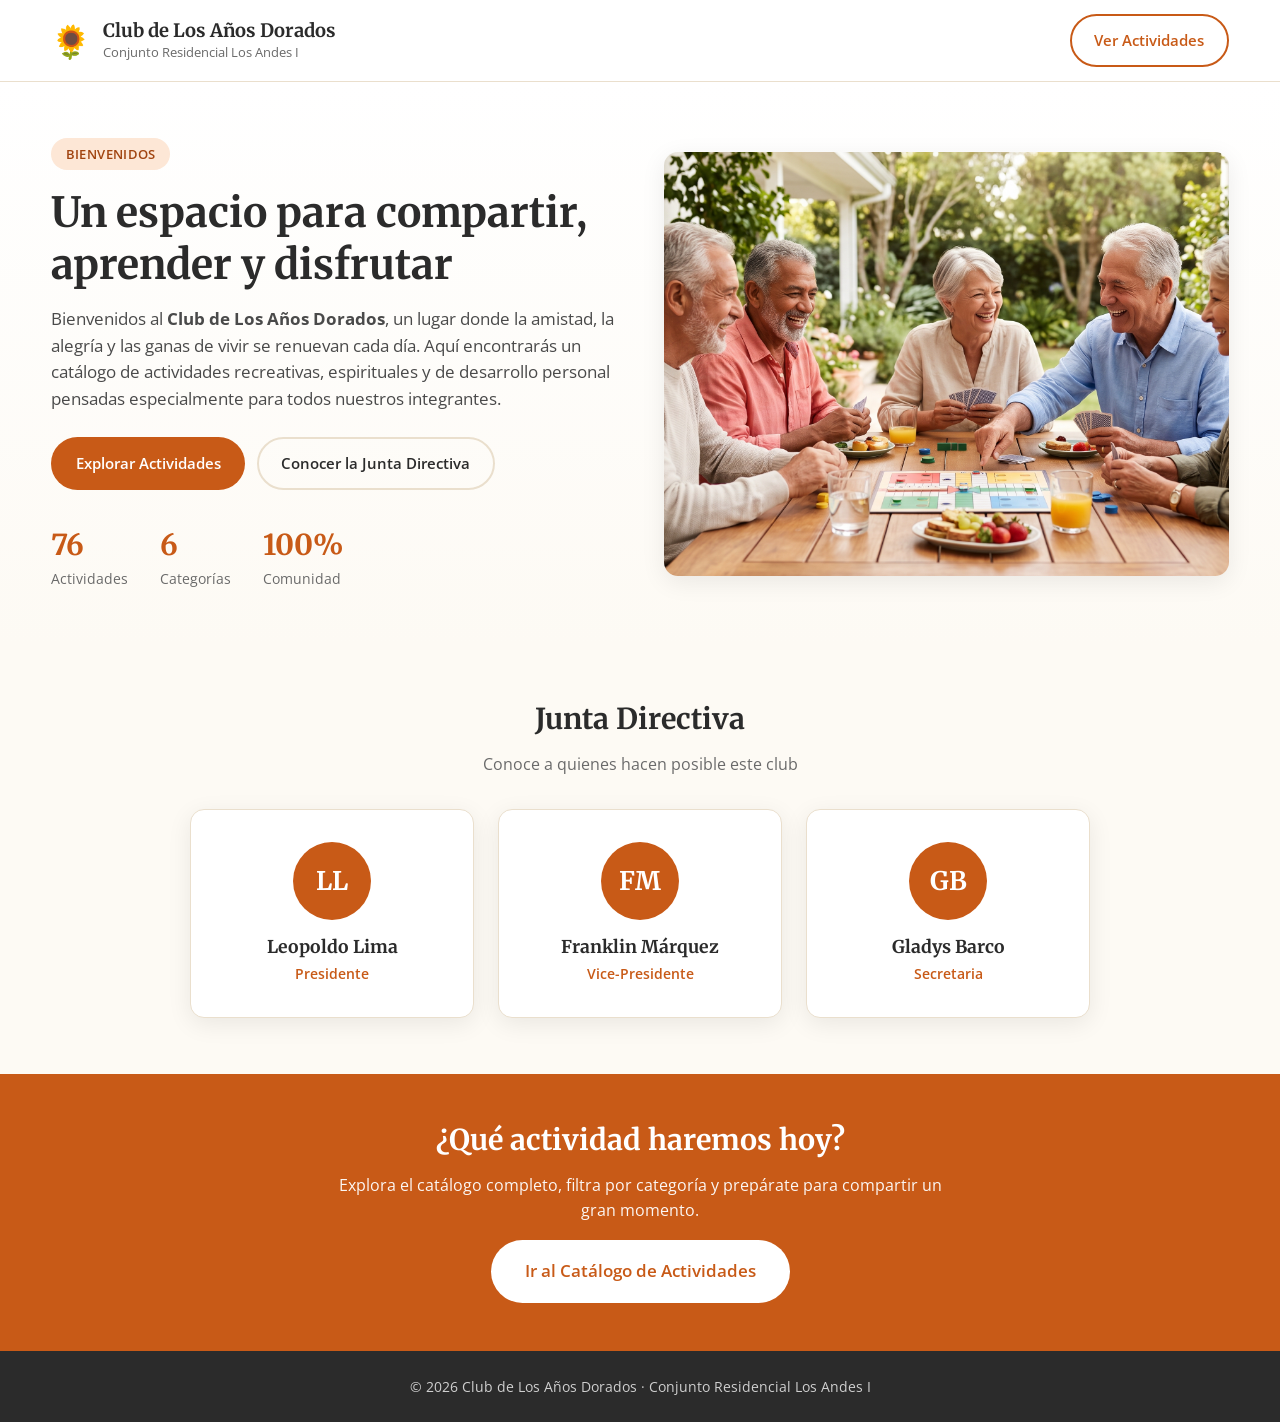
<file: index.html>
<!DOCTYPE html>
<html lang="es">
<head>
  <meta charset="UTF-8">
  <meta name="viewport" content="width=device-width, initial-scale=1.0">
  <title>Club de Los Años Dorados | Conjunto Residencial Los Andes I</title>
  <meta name="description" content="Programa de actividades recreativas, espirituales y de desarrollo personal para el Club de Los Años Dorados.">
  <link rel="stylesheet" href="css/styles.css">
  <link rel="preconnect" href="https://fonts.googleapis.com">
  <link href="https://fonts.googleapis.com/css2?family=Merriweather:wght@400;700&family=Open+Sans:wght@400;600;700&display=swap" rel="stylesheet">
</head>
<body class="landing">

  <header class="site-header">
    <div class="container header-inner">
      <div class="brand">
        <span class="brand-icon">🌻</span>
        <div>
          <h1>Club de Los Años Dorados</h1>
          <p>Conjunto Residencial Los Andes I</p>
        </div>
      </div>
      <nav>
        <a href="actividades.html" class="btn btn-outline">Ver Actividades</a>
      </nav>
    </div>
  </header>

  <main>
    <section class="hero">
      <div class="container hero-grid">
        <div class="hero-text">
          <span class="tag">Bienvenidos</span>
          <h2>Un espacio para compartir, aprender y disfrutar</h2>
          <p>
            Bienvenidos al <strong>Club de Los Años Dorados</strong>, un lugar donde la amistad,
            la alegría y las ganas de vivir se renuevan cada día. Aquí encontrarás un catálogo
            de actividades recreativas, espirituales y de desarrollo personal pensadas
            especialmente para todos nuestros integrantes.
          </p>
          <div class="hero-actions">
            <a href="actividades.html" class="btn btn-primary">Explorar Actividades</a>
            <a href="#junta" class="btn btn-ghost">Conocer la Junta Directiva</a>
          </div>
          <ul class="hero-stats">
            <li><strong>76</strong><span>Actividades</span></li>
            <li><strong>6</strong><span>Categorías</span></li>
            <li><strong>100%</strong><span>Comunidad</span></li>
          </ul>
        </div>
        <div class="hero-image">
          <img
            src="img/hero.jpg"
            alt="Adultos mayores disfrutando de actividades en el club"
            onerror="this.src='https://images.unsplash.com/photo-1518609878373-06d740f60d8b?auto=format&fit=crop&w=900&q=80'">
        </div>
      </div>
    </section>

    <section class="junta" id="junta">
      <div class="container">
        <h3 class="section-title">Junta Directiva</h3>
        <p class="section-subtitle">Conoce a quienes hacen posible este club</p>
        <div class="junta-grid">
          <article class="card-miembro">
            <div class="avatar">LL</div>
            <h4>Leopoldo Lima</h4>
            <p>Presidente</p>
          </article>
          <article class="card-miembro">
            <div class="avatar">FM</div>
            <h4>Franklin Márquez</h4>
            <p>Vice-Presidente</p>
          </article>
          <article class="card-miembro">
            <div class="avatar">GB</div>
            <h4>Gladys Barco</h4>
            <p>Secretaria</p>
          </article>
        </div>
      </div>
    </section>

    <section class="cta">
      <div class="container cta-inner">
        <h3>¿Qué actividad haremos hoy?</h3>
        <p>Explora el catálogo completo, filtra por categoría y prepárate para compartir un gran momento.</p>
        <a href="actividades.html" class="btn btn-primary btn-lg">Ir al Catálogo de Actividades</a>
      </div>
    </section>
  </main>

  <footer class="site-footer">
    <div class="container">
      <p>© <span id="year"></span> Club de Los Años Dorados · Conjunto Residencial Los Andes I</p>
    </div>
  </footer>

  <script>
    document.getElementById('year').textContent = new Date().getFullYear();
  </script>
</body>
</html>
</file>
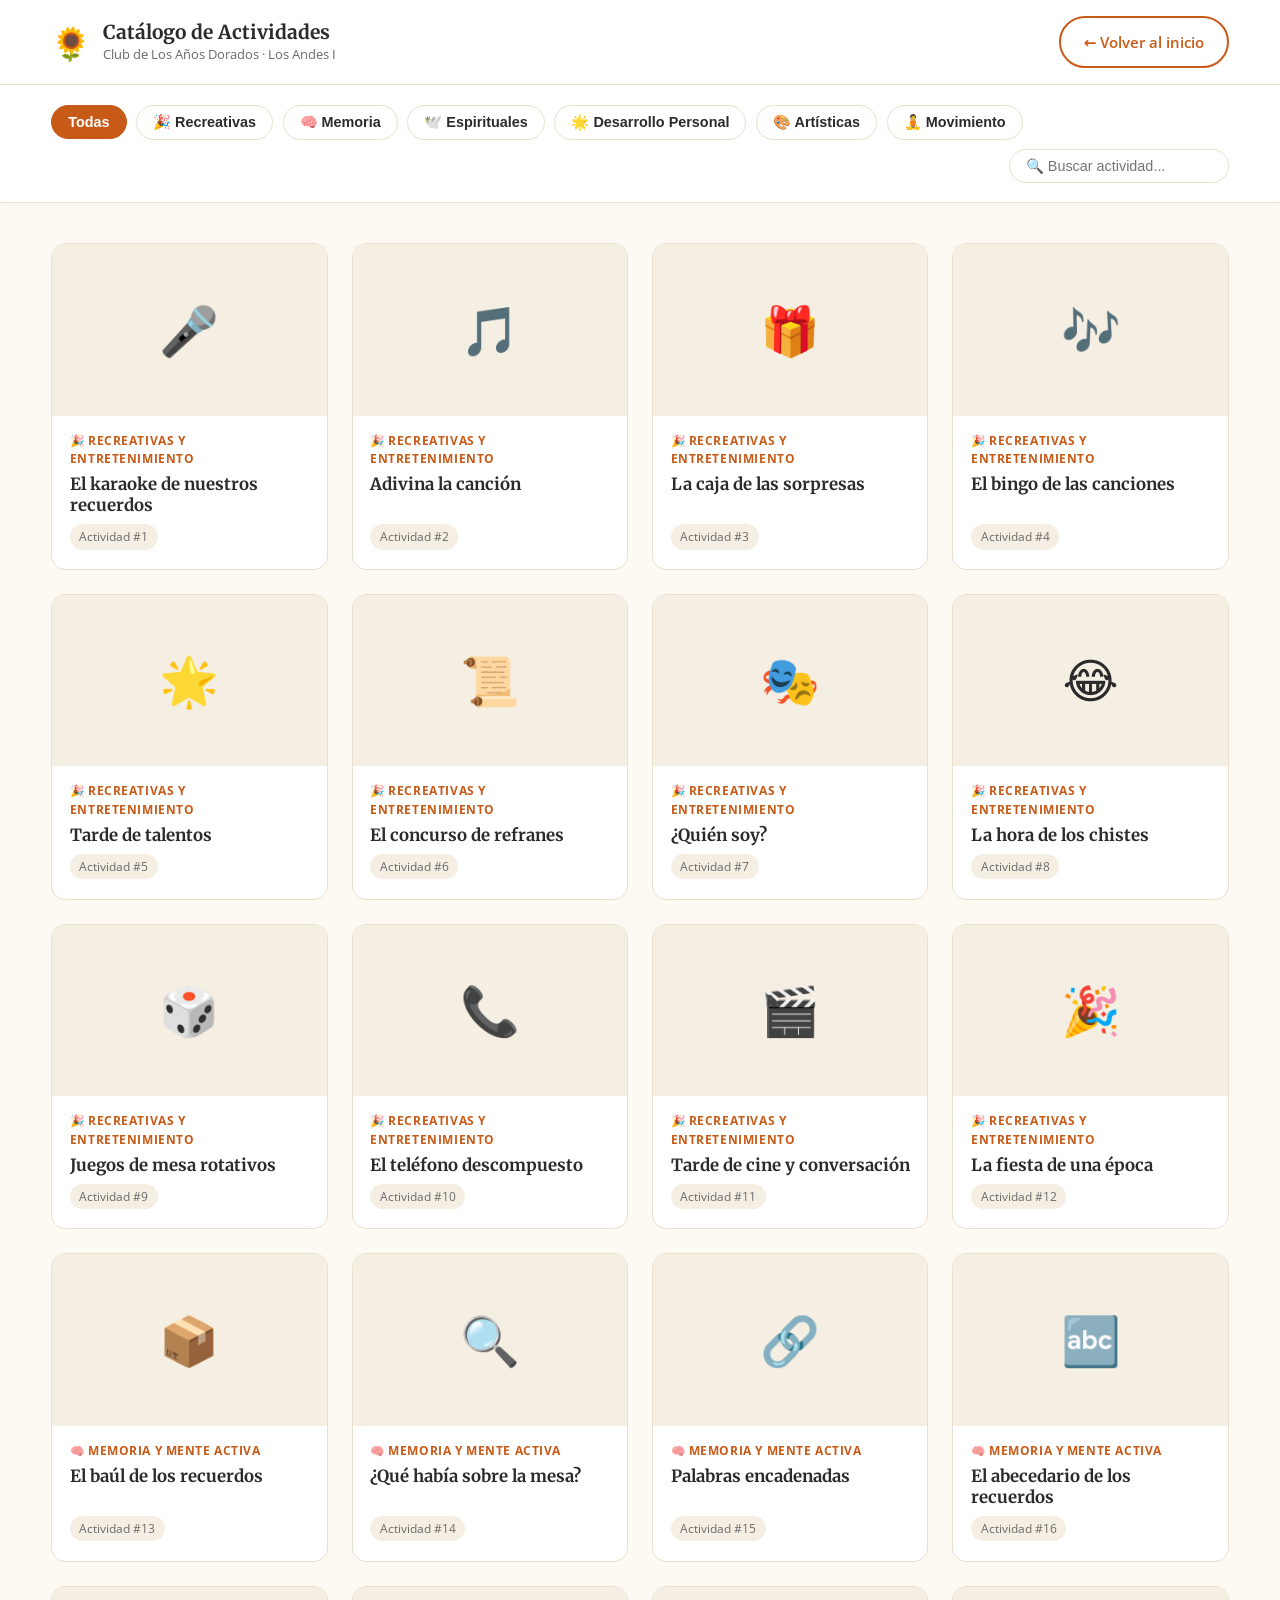
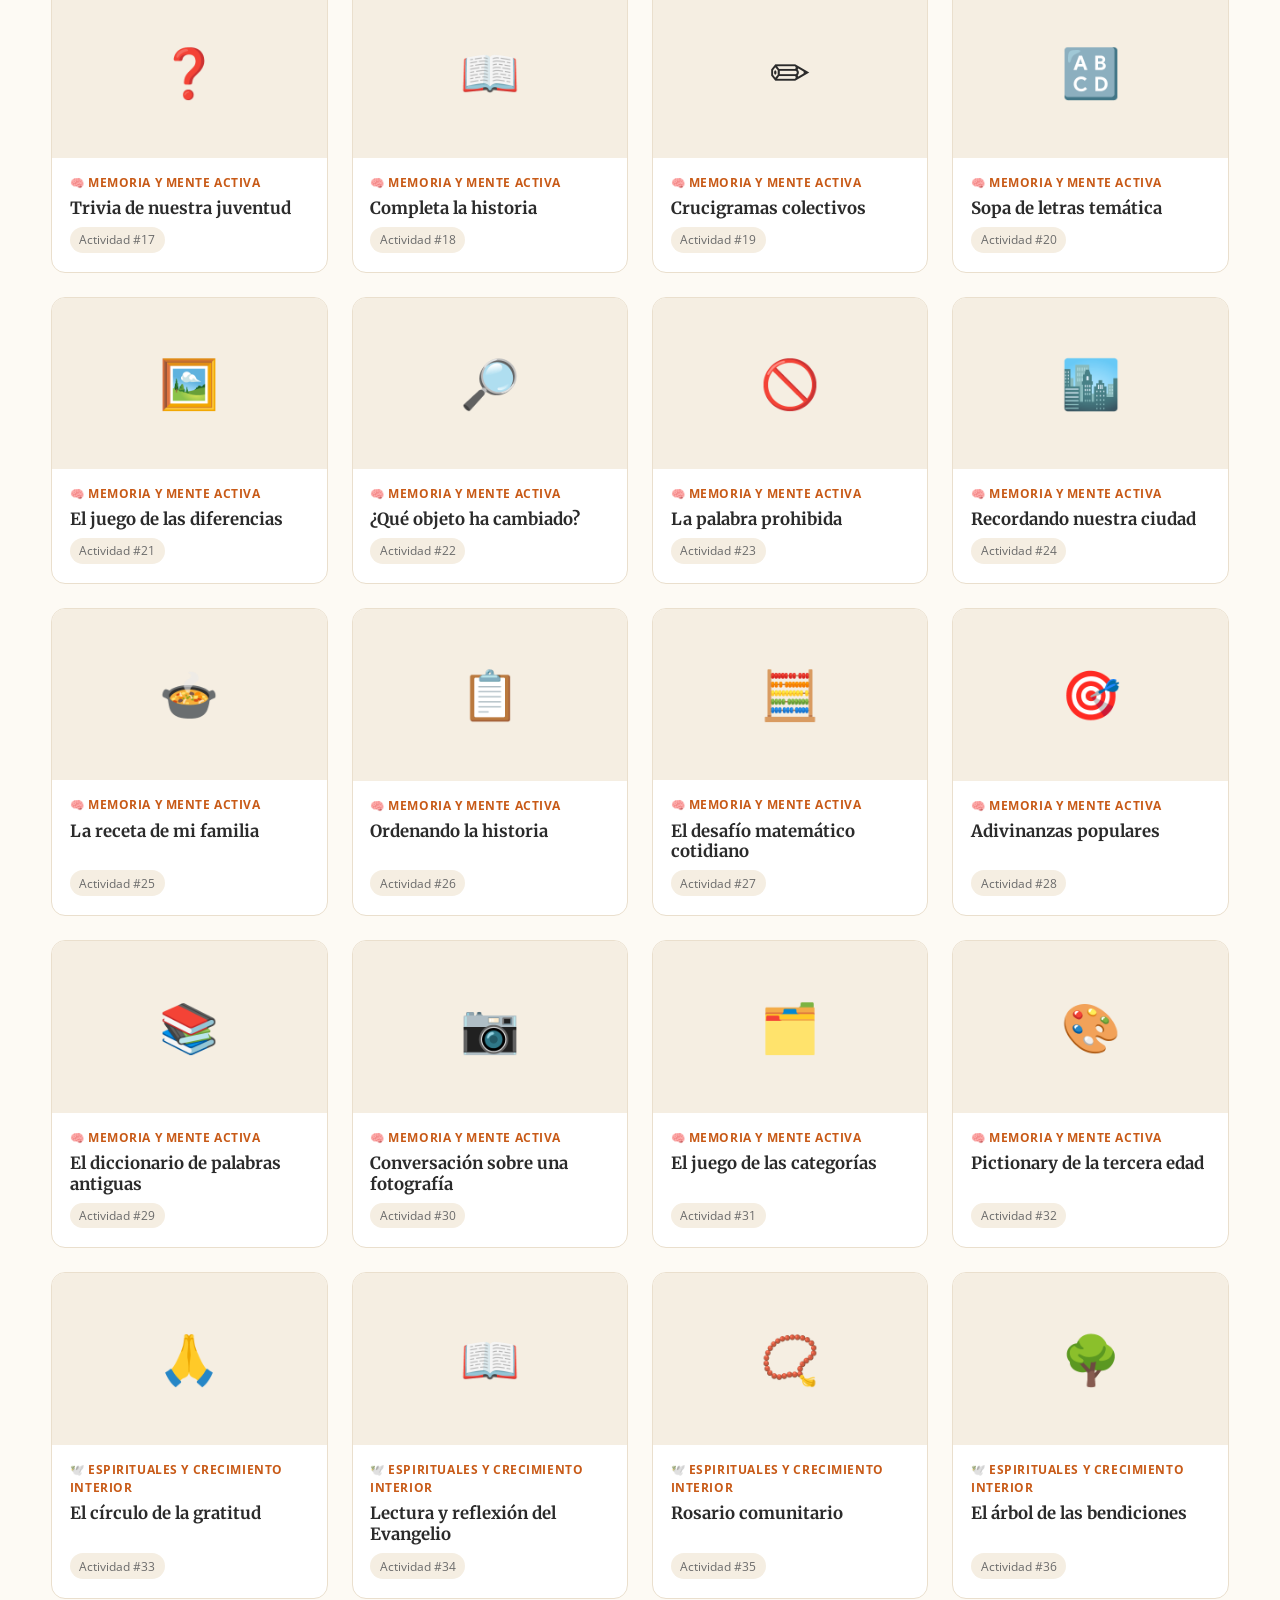
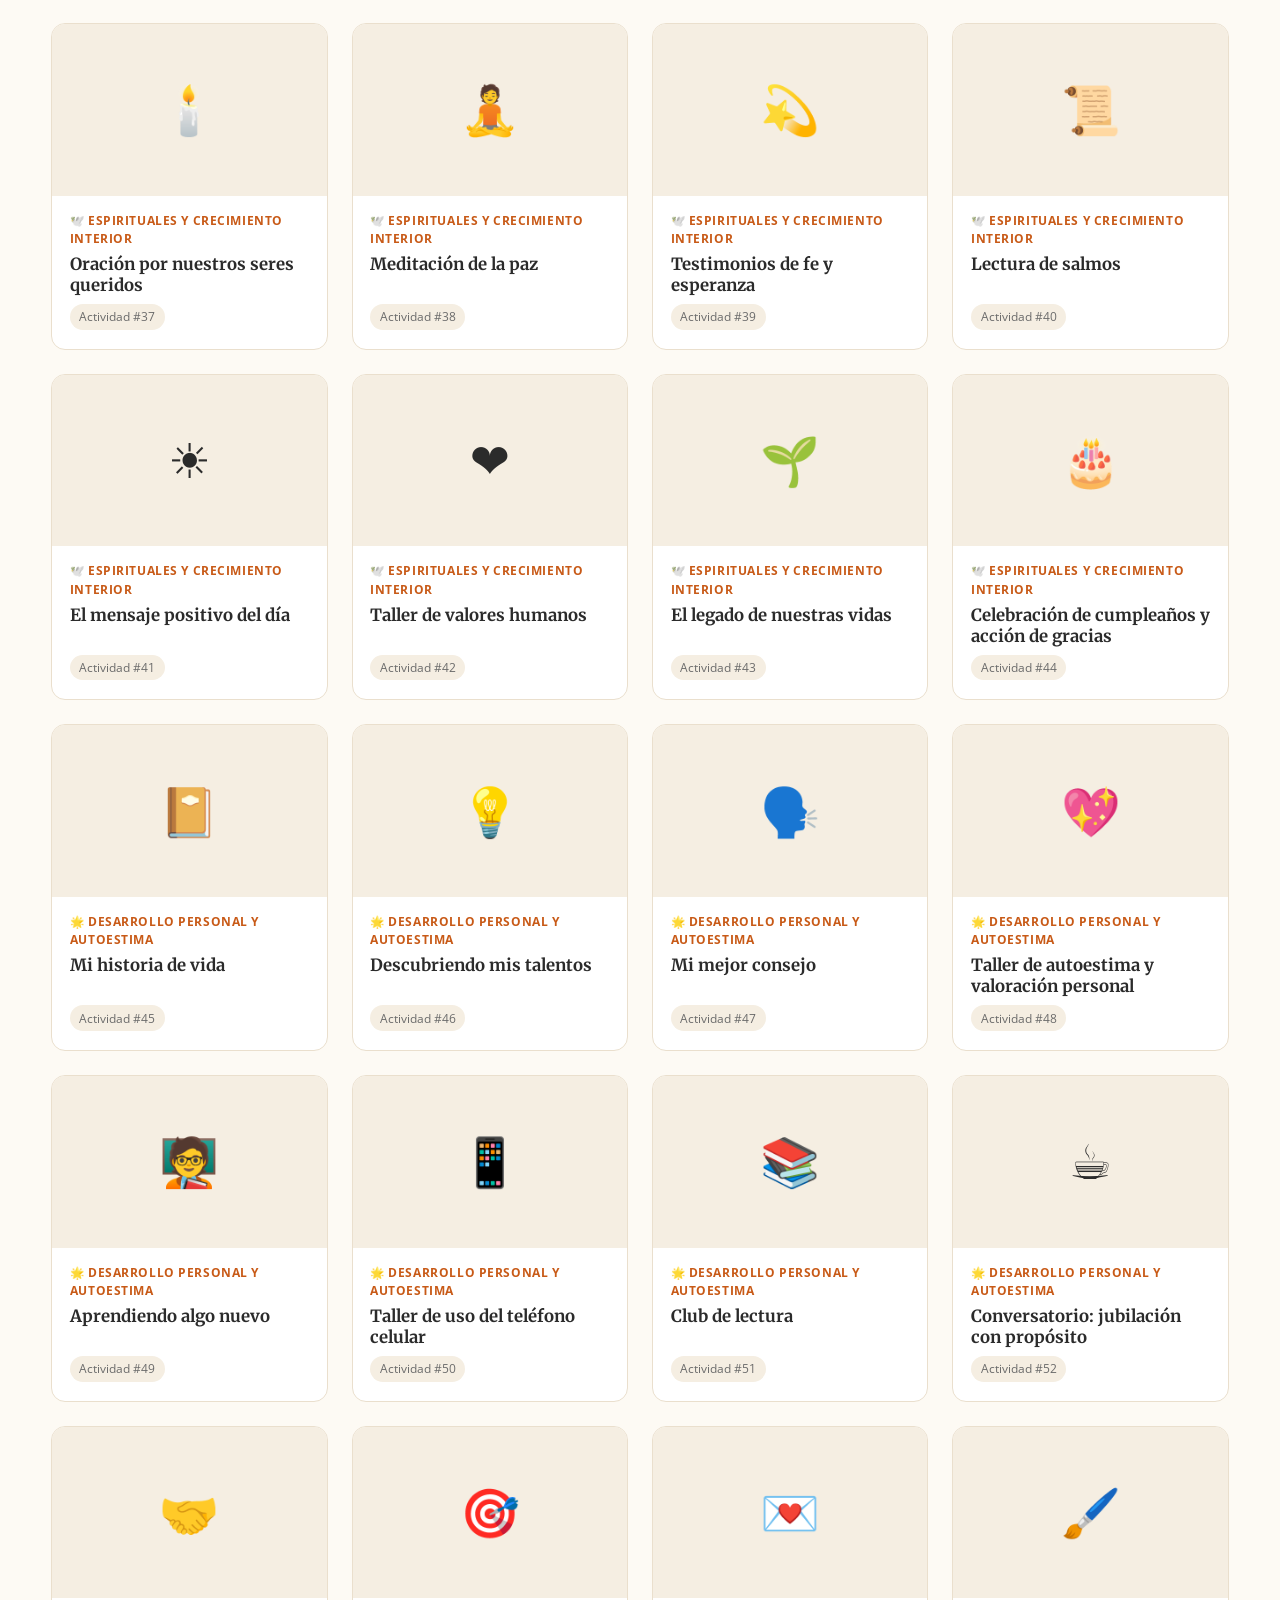
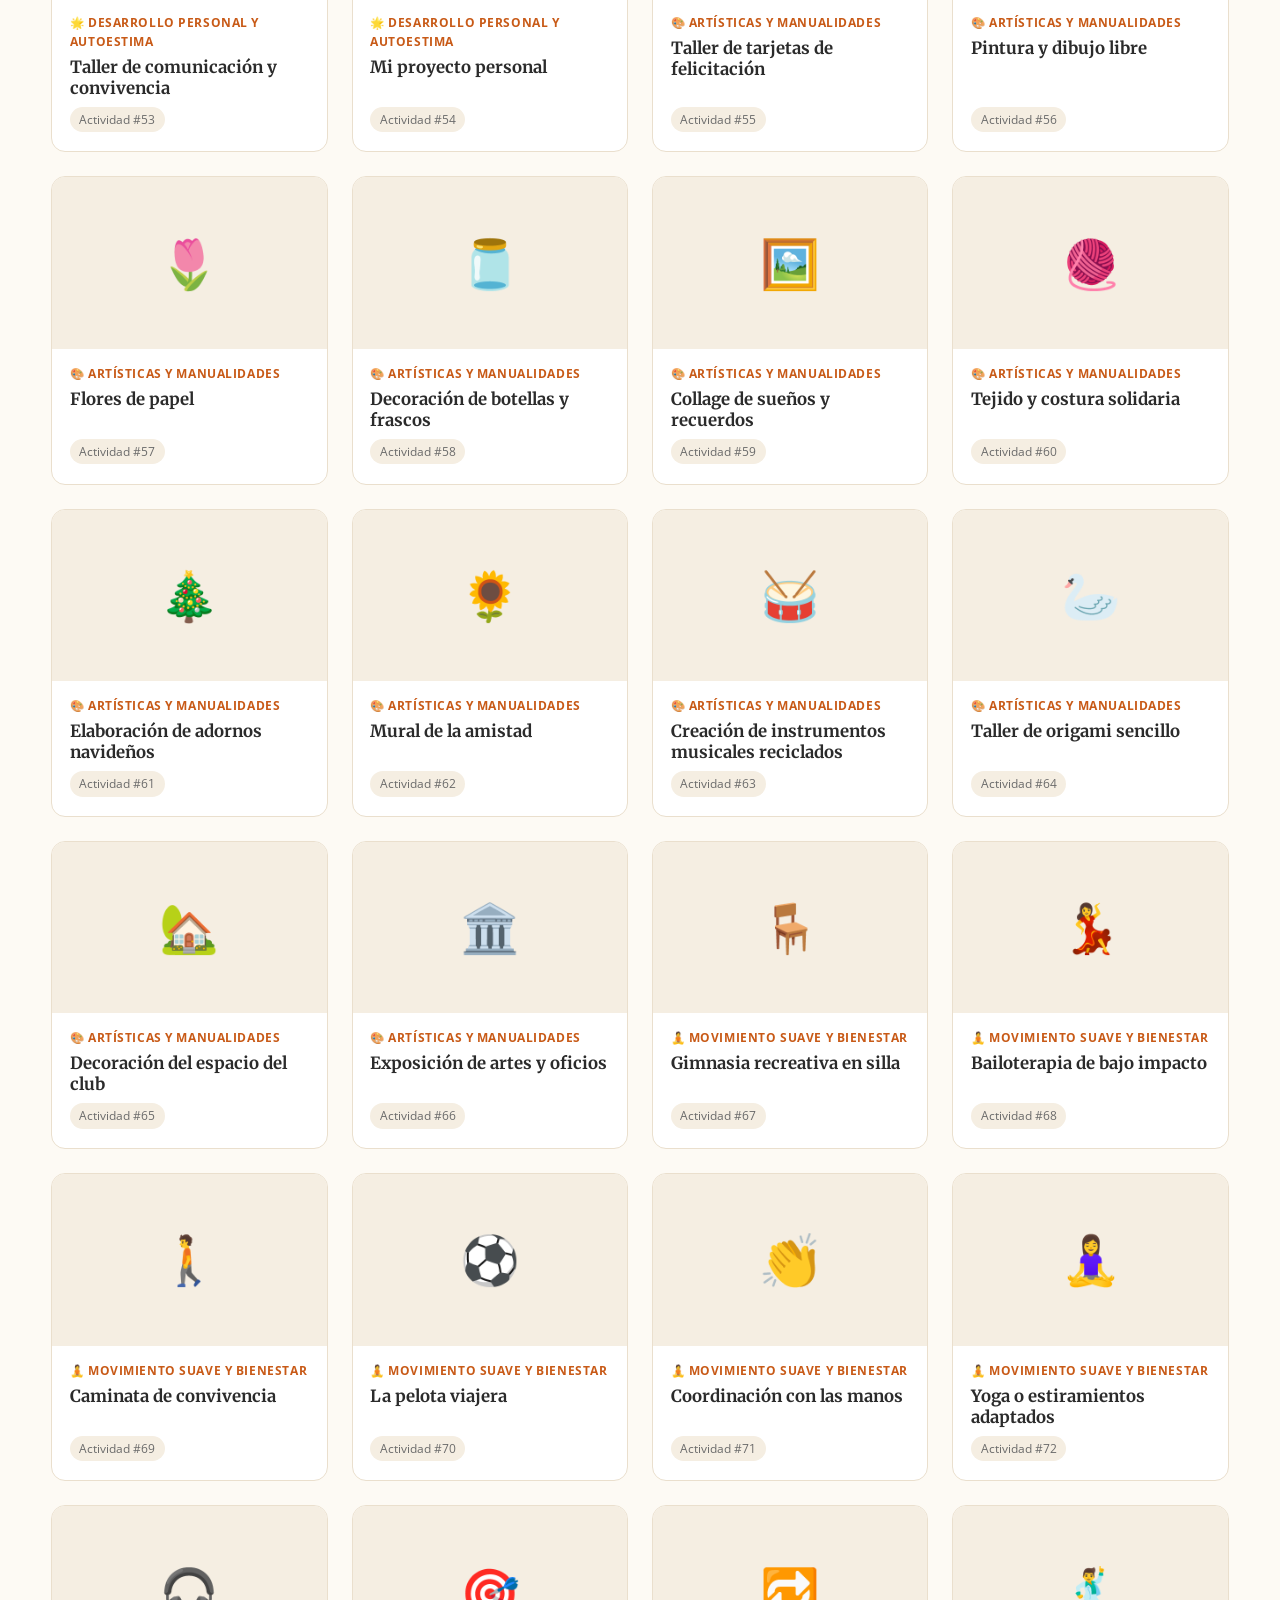
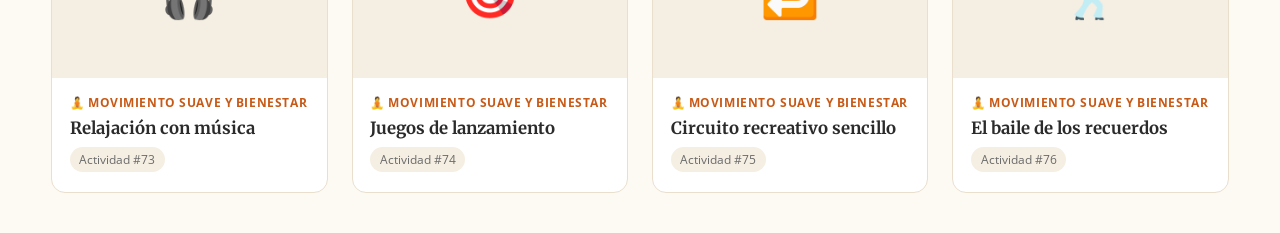
<file: actividades.html>
<!DOCTYPE html>
<html lang="es">
<head>
  <meta charset="UTF-8">
  <meta name="viewport" content="width=device-width, initial-scale=1.0">
  <title>Catálogo de Actividades | Club de Los Años Dorados</title>
  <meta name="description" content="Catálogo de las 76 actividades recreativas, espirituales y de desarrollo personal del Club de Los Años Dorados.">
  <link rel="preconnect" href="https://fonts.googleapis.com">
  <link rel="preconnect" href="https://fonts.gstatic.com" crossorigin>
  <link href="https://fonts.googleapis.com/css2?family=Merriweather:wght@400;700&family=Open+Sans:wght@400;600;700&display=swap" rel="stylesheet">
  <style>
    *, *::before, *::after { box-sizing: border-box; }
    html { scroll-behavior: smooth; }
    body {
      margin: 0;
      font-family: 'Open Sans', system-ui, sans-serif;
      color: #2b2b2b;
      background: #fdfaf4;
      line-height: 1.6;
    }
    :root {
      --primary: #c85a17;
      --primary-dark: #a14410;
      --cream: #fdfaf4;
      --ink: #2b2b2b;
      --muted: #6a6a6a;
      --card-bg: #ffffff;
      --border: #eadfcd;
      --shadow: 0 6px 24px rgba(0,0,0,.08);
      --radius: 14px;
    }
    h1,h2,h3,h4 { font-family: 'Merriweather', serif; line-height: 1.25; margin: 0 0 .5em; }
    p { margin: 0 0 1em; }
    img { max-width: 100%; display: block; }
    .container { width: min(1180px, 92%); margin-inline: auto; }

    .btn {
      display: inline-block;
      padding: .75rem 1.4rem;
      border-radius: 999px;
      font-weight: 600;
      text-decoration: none;
      border: 2px solid transparent;
      cursor: pointer;
      transition: transform .15s ease, background .2s ease, color .2s ease;
      font-size: .95rem;
    }
    .btn:hover { transform: translateY(-2px); }
    .btn-primary { background: var(--primary); color: #fff; }
    .btn-primary:hover { background: var(--primary-dark); }
    .btn-outline { border-color: var(--primary); color: var(--primary); background: transparent; }
    .btn-outline:hover { background: var(--primary); color: #fff; }

    .page-header {
      background: #fff; border-bottom: 1px solid var(--border);
      padding: 1rem 0; position: sticky; top: 0; z-index: 50;
    }
    .page-header-inner { display: flex; justify-content: space-between; align-items: center; gap: 1rem; }
    .brand { display: flex; align-items: center; gap: .75rem; }
    .brand-icon { font-size: 2rem; }
    .brand h1 { font-size: 1.2rem; margin: 0; }
    .brand p { margin: 0; font-size: .8rem; color: var(--muted); }

    .filters {
      background: #fff; padding: 1.2rem 0;
      border-bottom: 1px solid var(--border);
      position: sticky; top: 64px; z-index: 40;
      box-shadow: 0 2px 6px rgba(0,0,0,.03);
    }
    .filters-inner { display: flex; flex-wrap: wrap; gap: .6rem; align-items: center; }
    .chip {
      border: 1px solid var(--border); background: #fff; color: var(--ink);
      padding: .5rem 1rem; border-radius: 999px; cursor: pointer; font-size: .9rem;
      font-weight: 600; transition: all .2s ease;
    }
    .chip:hover { border-color: var(--primary); color: var(--primary); }
    .chip.active { background: var(--primary); color: #fff; border-color: var(--primary); }
    .search-box {
      margin-left: auto; border: 1px solid var(--border); border-radius: 999px;
      padding: .5rem 1rem; font-size: .9rem; min-width: 220px; outline: none;
    }
    .search-box:focus { border-color: var(--primary); }

    .catalog { padding: 2.5rem 0; }
    .catalog-grid {
      display: grid;
      grid-template-columns: repeat(auto-fill, minmax(240px, 1fr));
      gap: 1.5rem;
    }
    .activity-card {
      background: var(--card-bg); border: 1px solid var(--border);
      border-radius: var(--radius); overflow: hidden;
      cursor: pointer; transition: transform .2s ease, box-shadow .2s ease;
      display: flex; flex-direction: column;
    }
    .activity-card:hover { transform: translateY(-4px); box-shadow: var(--shadow); }
    .activity-thumb {
      aspect-ratio: 16/10; background: #f5eee2;
      display: flex; align-items: center; justify-content: center;
      font-size: 3rem;
    }
    .activity-body { padding: 1rem 1.1rem 1.2rem; flex: 1; display: flex; flex-direction: column; }
    .activity-cat {
      font-size: .72rem; text-transform: uppercase; font-weight: 700;
      letter-spacing: .05em; color: var(--primary); margin-bottom: .35rem;
    }
    .activity-title { font-family: 'Merriweather', serif; font-size: 1.05rem; margin: 0 0 .5rem; }
    .activity-num {
      font-size: .75rem; color: var(--muted); margin-top: auto;
      background: #f5eee2; align-self: flex-start; padding: .2rem .6rem; border-radius: 999px;
    }
    .empty-state {
      grid-column: 1 / -1; text-align: center; padding: 3rem 1rem; color: var(--muted);
    }

    .modal-backdrop {
      position: fixed; inset: 0; background: rgba(0,0,0,.55);
      display: none; align-items: flex-start; justify-content: center;
      padding: 2rem 1rem; z-index: 100; overflow-y: auto;
    }
    .modal-backdrop.open { display: flex; }
    .modal {
      background: #fff; border-radius: var(--radius); width: min(820px, 100%);
      padding: 2rem; position: relative; box-shadow: 0 20px 60px rgba(0,0,0,.3);
      animation: slideUp .25s ease;
    }
    @keyframes slideUp {
      from { transform: translateY(30px); opacity: 0; }
      to { transform: translateY(0); opacity: 1; }
    }
    .modal-close {
      position: absolute; top: 1rem; right: 1rem;
      border: none; background: #f5eee2; width: 40px; height: 40px;
      border-radius: 50%; font-size: 1.3rem; cursor: pointer; color: var(--ink);
      transition: background .2s;
    }
    .modal-close:hover { background: var(--border); }
    .modal-cat {
      display: inline-block; font-size: .75rem; text-transform: uppercase; font-weight: 700;
      color: var(--primary); letter-spacing: .05em; margin-bottom: .5rem;
    }
    .modal-title { font-size: 1.6rem; margin-bottom: 1rem; padding-right: 2.5rem; }
    .modal-section { margin-bottom: 1.2rem; }
    .modal-section h4 {
      font-size: .85rem; text-transform: uppercase; letter-spacing: .05em;
      color: var(--primary-dark); margin-bottom: .35rem;
    }
    .modal-section p { margin: 0; color: #3a3a3a; }
    .modal-pasos { margin: 0; padding-left: 1.4rem; color: #3a3a3a; }
    .modal-pasos li { margin-bottom: .45rem; padding-left: .3rem; line-height: 1.55; }
    .modal-pasos li::marker { color: var(--primary); font-weight: 700; }
    .modal-actions {
      display: flex; gap: .75rem; flex-wrap: wrap;
      border-top: 1px solid var(--border); padding-top: 1.2rem; margin-top: 1.2rem;
    }
    .modal-actions .btn { font-size: .9rem; }

    @media (max-width: 860px) {
      .filters { top: 60px; }
      .search-box { width: 100%; margin-left: 0; }
    }
    @media (max-width: 520px) {
      .page-header-inner { flex-direction: column; align-items: flex-start; }
      .modal { padding: 1.5rem 1.2rem; }
      .modal-title { font-size: 1.3rem; }
    }
  </style>
</head>
<body>

  <header class="page-header">
    <div class="container page-header-inner">
      <div class="brand">
        <span class="brand-icon">🌻</span>
        <div>
          <h1>Catálogo de Actividades</h1>
          <p>Club de Los Años Dorados · Los Andes I</p>
        </div>
      </div>
      <a href="index.html" class="btn btn-outline">← Volver al inicio</a>
    </div>
  </header>

  <section class="filters">
    <div class="container filters-inner" id="filters">
      <button class="chip active" data-filter="all">Todas</button>
      <button class="chip" data-filter="recreativas">🎉 Recreativas</button>
      <button class="chip" data-filter="memoria">🧠 Memoria</button>
      <button class="chip" data-filter="espirituales">🕊️ Espirituales</button>
      <button class="chip" data-filter="desarrollo">🌟 Desarrollo Personal</button>
      <button class="chip" data-filter="artisticas">🎨 Artísticas</button>
      <button class="chip" data-filter="movimiento">🧘 Movimiento</button>
      <input type="search" id="searchInput" class="search-box" placeholder="🔍 Buscar actividad...">
    </div>
  </section>

  <main class="catalog">
    <div class="container">
      <div class="catalog-grid" id="catalogGrid"></div>
    </div>
  </main>

  <div class="modal-backdrop" id="modalBackdrop" aria-hidden="true">
    <div class="modal" role="dialog" aria-modal="true" aria-labelledby="modalTitle">
      <button class="modal-close" id="modalClose" aria-label="Cerrar">✕</button>
      <span class="modal-cat" id="modalCat"></span>
      <h2 class="modal-title" id="modalTitle"></h2>

      <div class="modal-section" id="secObjetivo">
        <h4>🎯 Objetivo de la actividad</h4>
        <p id="modalObjetivo"></p>
      </div>

      <div class="modal-section">
        <h4>📖 Descripción general</h4>
        <p id="modalDetalle"></p>
      </div>

      <div class="modal-section" id="secPasos">
        <h4>🪜 Cómo desarrollarla paso a paso</h4>
        <ol id="modalPasos" class="modal-pasos"></ol>
      </div>

      <div class="modal-section">
        <h4>🧰 Materiales</h4>
        <p id="modalMateriales"></p>
      </div>

      <div class="modal-actions">
        <button class="btn btn-primary" id="btnWord">📄 Descargar en Word</button>
        <button class="btn btn-outline" id="btnPdf">📕 Descargar en PDF</button>
      </div>
    </div>
  </div>

  <script>
  /* =========================================================
     DATOS
     ========================================================= */
  const CATEGORIAS = {
    recreativas:  { nombre: "Recreativas y Entretenimiento", emoji: "🎉" },
    memoria:      { nombre: "Memoria y Mente Activa",        emoji: "🧠" },
    espirituales: { nombre: "Espirituales y Crecimiento Interior", emoji: "🕊️" },
    desarrollo:   { nombre: "Desarrollo Personal y Autoestima", emoji: "🌟" },
    artisticas:   { nombre: "Artísticas y Manualidades",     emoji: "🎨" },
    movimiento:   { nombre: "Movimiento Suave y Bienestar",  emoji: "🧘" }
  };

  const ACTIVIDADES = [
    /* ============ 1. RECREATIVAS (1–12) ============ */
    {
      id: 1, cat: "recreativas",
      titulo: "El karaoke de nuestros recuerdos",
      icono: "🎤",
      objetivo: "Revivir emociones a través de la música y fortalecer la convivencia grupal mediante el canto y la escucha compartida.",
      metodo: "Cada participante elige una canción de su juventud. Se reproducen canciones conocidas de los años 50, 60, 70, 80 y 90. Se canta individualmente o en grupo. Nadie está obligado a cantar; también puede participar escuchando.",
      detalle: "La música tiene un poder especial para despertar recuerdos y emociones. En esta actividad los integrantes eligen canciones que marcaron su juventud y las cantan juntos o de forma individual. El ambiente debe ser relajado y alegre, con el objetivo de que cada persona se sienta libre de participar a su manera. Es importante recordar que no se trata de cantar bien, sino de compartir un momento agradable. La actividad también abre espacio para conversar sobre las épocas, los artistas favoritos y las anécdotas asociadas a cada canción.",
      pasos: [
        "Preparar una lista amplia de canciones de distintas décadas (boleros, baladas, música bailable, gaitas, etc.).",
        "Probar el sonido (parlante y celular) antes de comenzar y tener las letras impresas por si alguien las necesita.",
        "Explicar al grupo que la actividad es libre: se puede cantar, acompañar con palmas o solo escuchar.",
        "Invitar a quien desee pasar al frente a cantar; si nadie se anima, el coordinador puede iniciar con una canción conocida.",
        "Intercalar canciones con breves conversaciones: ¿quién cantaba esta canción?, ¿qué recuerdos trae?",
        "Cerrar con una canción grupal que todos conozcan para terminar con alegría compartida."
      ],
      materiales: "Teléfono celular, parlante, letras impresas opcionales."
    },
    {
      id: 2, cat: "recreativas",
      titulo: "Adivina la canción",
      icono: "🎵",
      objetivo: "Estimular la memoria auditiva y la atención mediante el reconocimiento de canciones conocidas.",
      metodo: "El recreador reproduce entre 5 y 10 segundos de una canción. Los participantes deben adivinar su nombre, cantante o época. Se pueden formar equipos.",
      detalle: "Es una variante del conocido juego de adivinanzas, pero usando música. El coordinador prepara previamente una lista con canciones muy conocidas de distintas épocas y reproduce solo unos segundos de cada una. Los participantes deben identificar el nombre, el intérprete o la década a la que pertenece. La actividad activa la memoria, la escucha y la atención, y genera conversaciones espontáneas sobre gustos musicales. Puede hacerse de forma individual o por equipos, siempre evitando que la competencia opaque el disfrute colectivo.",
      pasos: [
        "Seleccionar 15 o 20 canciones conocidas de diferentes décadas y géneros.",
        "Organizar al grupo en uno o dos equipos, o dejarlo individual.",
        "Reproducir solo 5 a 10 segundos de cada canción y dar unos instantes para responder.",
        "Anotar los aciertos de forma simpática, sin presionar a nadie.",
        "Reproducir la canción completa cuando sea acertada, para celebrar juntos.",
        "Al final, comentar cuáles canciones trajeron más recuerdos o anécdotas."
      ],
      materiales: "Celular, parlante, lista de canciones."
    },
    {
      id: 3, cat: "recreativas",
      titulo: "La caja de las sorpresas",
      icono: "🎁",
      objetivo: "Despertar la curiosidad, la memoria táctil y la conversación en torno a objetos cotidianos del pasado.",
      metodo: "Se introduce en una caja una serie de objetos cotidianos. Un participante toma uno sin mirar y, mediante el tacto, debe adivinar qué es. También puede contar para qué lo utilizaba antiguamente.",
      detalle: "Los objetos también guardan memoria. En esta actividad se utiliza una caja con objetos sencillos de uso diario (una cuchara, un peine, una llave grande, una taza, etc.). Cada participante, sin mirar, mete la mano, toca un objeto y trata de adivinar qué es. Cuando lo descubre, se le invita a contar cómo se usaba, si lo tuvo en su casa o qué recuerdos le trae. Es una actividad muy querida porque combina juego, sorpresa y conversación, y permite que incluso los más tímidos participen.",
      pasos: [
        "Reunir 8 a 12 objetos cotidianos seguros y variados.",
        "Colocarlos en una caja de cartón con una abertura en la parte superior (cubierta con un pañuelo).",
        "Explicar la dinámica: se mete la mano, se toca el objeto y se intenta adivinar sin mirar.",
        "Pedir al participante que, si lo desea, cuente para qué servía el objeto o qué recuerdo le trae.",
        "Ofrecer la caja a varios integrantes, sin obligar a nadie.",
        "Cerrar mostrando todos los objetos y abriendo una conversación sobre los usos antiguos y actuales."
      ],
      materiales: "Caja de cartón, pañuelo y objetos seguros como peine, cuchara, llave grande, pelota o taza."
    },
    {
      id: 4, cat: "recreativas",
      titulo: "El bingo de las canciones",
      icono: "🎶",
      objetivo: "Combinar la emoción del bingo con el reconocimiento musical para ejercitar memoria y atención.",
      metodo: "En lugar de números, cada cartón contiene títulos de canciones o nombres de cantantes. Se reproducen las canciones y los participantes marcan las que reconocen.",
      detalle: "El bingo tradicional se transforma aquí en un juego musical. Cada cartón contiene títulos de canciones o nombres de artistas en lugar de números. A medida que el coordinador reproduce fragmentos de canciones, los participantes van marcando las que reconocen. La actividad mezcla la diversión del bingo con la memoria musical, y permite conversar sobre artistas y épocas. Funciona muy bien en grupos grandes y suele generar risas y comentarios espontáneos.",
      pasos: [
        "Elaborar a mano cartones de bingo con 9 o 12 títulos de canciones o cantantes.",
        "Preparar una lista de reproducción con todas las canciones que aparecen en los cartones.",
        "Repartir cartones y lápices o fichas a cada participante.",
        "Reproducir una canción a la vez; quien la tenga en su cartón la marca.",
        "Anunciar al ganador o ganadores con aplausos y sin presiones.",
        "Repetir una segunda ronda si el grupo lo disfruta y conversar sobre las canciones."
      ],
      materiales: "Cartones elaborados a mano, lápices, celular y parlante."
    },
    {
      id: 5, cat: "recreativas",
      titulo: "Tarde de talentos",
      icono: "🌟",
      objetivo: "Reconocer y valorar las habilidades de cada integrante, fortaleciendo la autoestima y el sentido de pertenencia.",
      metodo: "Cada integrante puede mostrar algo que sabe hacer: cantar, recitar, contar chistes, bailar sentado, narrar historias, dibujar o realizar una manualidad. No es un concurso.",
      detalle: "Muchos integrantes del club tienen talentos que nunca han mostrado al grupo. Esta actividad ofrece un espacio amable para compartirlos: cantar, recitar un poema, contar un chiste, mostrar una manualidad, dibujar, contar historias o cualquier otra habilidad. Lo importante es dejar claro desde el inicio que no es un concurso ni una competencia; todos los aportes se reciben con aplausos. La actividad fortalece la autoestima, genera admiración mutua y descubre talentos que pueden aprovecharse en futuras actividades del club.",
      pasos: [
        "Anunciar la actividad con anticipación para que quien desee pueda prepararse.",
        "Preparar un espacio sencillo al frente, con silla y micrófono opcional.",
        "Recordar al grupo que no es un concurso y que todos los aportes son valiosos.",
        "Invitar, sin presionar, a quienes quieran mostrar su talento.",
        "Acompañar cada participación con aplausos y comentarios positivos.",
        "Cerrar agradeciendo a todos y anotando talentos que puedan usarse en otras actividades."
      ],
      materiales: "Los que requiera cada talento; generalmente ninguno."
    },
    {
      id: 6, cat: "recreativas",
      titulo: "El concurso de refranes",
      icono: "📜",
      objetivo: "Ejercitar la memoria y el lenguaje a través de la sabiduría popular, fomentando la conversación y la risa.",
      metodo: "El coordinador comienza un refrán y los participantes deben completarlo. También pueden explicar su significado o contar una anécdota relacionada.",
      detalle: "Los refranes forman parte de la memoria colectiva y suelen venir cargados de humor y sabiduría. En esta actividad el coordinador dice la primera parte de un refrán y los participantes deben completarlo. Después, quien lo desee explica su significado o cuenta una anécdota asociada. Es una actividad muy sencilla de organizar y muy bien recibida, porque permite que todos participen sin esfuerzo y suele despertar risas y recuerdos. También se pueden ir recopilando refranes para formar un pequeño cancionero o cuaderno del club.",
      pasos: [
        "Preparar con anticipación una lista de refranes tradicionales.",
        "Explicar la dinámica y dar un ejemplo para que todos entiendan.",
        "Leer la primera parte del refrán y esperar a que alguien complete.",
        "Invitar a quien lo desee a explicar el significado o contar una anécdota relacionada.",
        "Anotar en un cuaderno los refranes que no estaban en la lista para conservarlos.",
        "Cerrar con los refranes favoritos del grupo."
      ],
      materiales: "Tarjetas con refranes escritos."
    },
    {
      id: 7, cat: "recreativas",
      titulo: "¿Quién soy?",
      icono: "🎭",
      objetivo: "Ejercitar el razonamiento, la memoria y la formulación de preguntas mediante la identificación de personajes conocidos.",
      metodo: "Se coloca una tarjeta en la frente de cada participante con el nombre de un personaje famoso, cantante, artista o figura histórica. Mediante preguntas de sí o no, debe descubrir quién es.",
      detalle: "Este es un juego de ingenio y memoria muy entretenido. A cada participante se le coloca en la frente una tarjeta con el nombre de un personaje famoso (cantante, actor, político, deportista, figura histórica) sin que pueda verlo. Haciendo preguntas cuya respuesta sea 'sí' o 'no', debe ir descartando opciones hasta adivinar quién es. El resto del grupo responde con sinceridad y ayuda. La actividad ejercita el razonamiento, la formulación de preguntas y el conocimiento general, y permite incluir personajes significativos para el grupo (artistas de su juventud, figuras religiosas, etc.).",
      pasos: [
        "Preparar tarjetas con nombres de personajes variados y conocidos por el grupo.",
        "Explicar la dinámica y dar un ejemplo de pregunta útil.",
        "Colocar la tarjeta en la frente de cada participante, sin que la vea.",
        "Permitir que cada uno haga preguntas de sí o no al grupo para ir descubriendo.",
        "Acompañar con pistas amables si alguien se queda sin ideas.",
        "Celebrar cada acierto y al final conversar sobre los personajes más recordados."
      ],
      materiales: "Papel, cinta adhesiva y lápices."
    },
    {
      id: 8, cat: "recreativas",
      titulo: "La hora de los chistes",
      icono: "😂",
      objetivo: "Favorecer la risa, el buen humor y la cohesión del grupo mediante el intercambio de anécdotas y chistes.",
      metodo: "Cada persona comparte un chiste, una anécdota humorística o una situación graciosa que haya vivido. Se puede elegir al 'contador de chistes del día'.",
      detalle: "La risa es una de las mejores medicinas para el alma. En esta actividad cada participante comparte un chiste, una anécdota divertida o una situación graciosa que haya vivido. No importa si el chiste es nuevo o repetido: lo valioso es el momento compartido. Al final se puede elegir, entre risas, al 'contador de chistes del día'. La actividad genera un clima distendido, fortalece los lazos afectivos y ayuda a que los integrantes se conozcan mejor. Es ideal para comenzar o cerrar una reunión.",
      pasos: [
        "Anunciar la actividad con tono alegre y sin presión.",
        "Empezar el propio coordinador con un chiste o anécdota para romper el hielo.",
        "Invitar a quienes deseen compartir uno; no es obligatorio.",
        "Escuchar con atención y reír con genuinidad, sin juzgar el contenido.",
        "Elegir democráticamente al 'contador de chistes del día'.",
        "Cerrar con un comentario positivo sobre lo bien que hace reír juntos."
      ],
      materiales: "Ninguno."
    },
    {
      id: 9, cat: "recreativas",
      titulo: "Juegos de mesa rotativos",
      icono: "🎲",
      objetivo: "Mantener la mente activa y favorecer la integración entre integrantes que normalmente no comparten mesa.",
      metodo: "Se organizan mesas de dominó, cartas, ludo, damas, ajedrez o bingo. Cada 30 minutos, quien desee puede cambiar de mesa y conocer nuevos compañeros.",
      detalle: "Los juegos de mesa son una actividad clásica del club, pero la rotación les da un giro integrador. Se organizan varias mesas con distintos juegos (dominó, cartas, ludo, damas, ajedrez, bingo) y cada 30 minutos los participantes que lo deseen pueden cambiar de mesa. Esto favorece que se conozcan nuevos compañeros, se prueben juegos distintos y se rompan los pequeños grupos que suelen formarse. La actividad se desarrolla en un ambiente relajado, sin exigir competencia, y permite que cada uno juegue a su ritmo.",
      pasos: [
        "Organizar 3 o 4 mesas con juegos distintos que ya tenga el club.",
        "Designar un 'anfitrión' por mesa que explique el juego a quien llegue.",
        "Explicar la dinámica de rotación: cada 30 minutos, quien quiera cambia de mesa.",
        "Acompañar con música suave o simplemente dejar que fluya la conversación.",
        "Ofrecer agua y un pequeño refrigerio si es posible.",
        "Al final, comentar qué juego disfrutaron más y qué compañeros nuevos conocieron."
      ],
      materiales: "Juegos que ya posee el club."
    },
    {
      id: 10, cat: "recreativas",
      titulo: "El teléfono descompuesto",
      icono: "📞",
      objetivo: "Ejercitar la atención y la escucha, y generar risas al comprobar cómo cambia un mensaje al transmitirse.",
      metodo: "El coordinador susurra una frase al oído de la primera persona. Esta la transmite a la siguiente y así sucesivamente. Al final se compara la frase original con la que llegó.",
      detalle: "Este juego tradicional nunca pasa de moda. El coordinador susurra una frase al oído del primer participante; este la repite al siguiente y así hasta el final. Cuando el último dice en voz alta lo que escuchó, se compara con la frase original y las risas están aseguradas. La actividad ejercita la atención, la escucha y la memoria auditiva, y muestra de forma divertida cómo un mensaje puede transformarse al pasar de persona en persona. Es ideal para grupos grandes y para cerrar una reunión con humor.",
      pasos: [
        "Formar un círculo o una fila con todos los participantes.",
        "Elegir frases cortas y con palabras algo parecidas para hacerlo más divertido.",
        "Susurrar la frase al oído del primero, sin que los demás escuchen.",
        "Pedir que cada uno la transmita en voz baja al siguiente.",
        "Al llegar al último, pedirle que diga la frase en voz alta.",
        "Comparar con la original, reír juntos y repetir con otra frase si gusta."
      ],
      materiales: "Ninguno."
    },
    {
      id: 11, cat: "recreativas",
      titulo: "Tarde de cine y conversación",
      icono: "🎬",
      objetivo: "Disfrutar de una película en compañía y abrir una conversación sobre valores, recuerdos y aprendizajes.",
      metodo: "Se proyecta una película antigua, comedia, documental o película con valores humanos. Al terminar, se conversa sobre lo que más gustó y las enseñanzas.",
      detalle: "Ver una película juntos es una experiencia muy gratificante, sobre todo si después se conversa sobre ella. El coordinador elige un filme adecuado: una película antigua querida por el grupo, una comedia, un documental o una historia con valores humanos. Al finalizar, se abre una conversación sobre lo que más gustó, los personajes, los valores que transmite y las emociones que despertó. La actividad combina descanso, entretenimiento y reflexión, y permite que todos participen compartiendo opiniones.",
      pasos: [
        "Elegir la película con anticipación y verificar que sea apropiada para el grupo.",
        "Preparar el espacio: sillas cómodas, buena iluminación y sonido claro.",
        "Proyectar la película completa o por partes, con un breve descanso intermedio.",
        "Al terminar, abrir la conversación con preguntas sencillas: ¿qué les gustó?, ¿qué sintieron?",
        "Escuchar todas las opiniones sin apuro y sin corregir.",
        "Cerrar agradeciendo la participación y comentando la próxima película."
      ],
      materiales: "Televisor o computadora, película, sillas."
    },
    {
      id: 12, cat: "recreativas",
      titulo: "La fiesta de una época",
      icono: "🎉",
      objetivo: "Fortalecer el sentido de pertenencia y la alegría grupal a través de celebraciones temáticas que evocan épocas y tradiciones.",
      metodo: "Una vez al mes se organiza una tarde temática: años 60, años 70, música venezolana, boleros, gaitas, cumpleaños del mes o carnaval. Los asistentes pueden vestirse con algún accesorio alusivo.",
      detalle: "Una fiesta temática al mes le da color y expectativa a la vida del club. Cada mes se elige una época o temática: los años 60, los 70, la música venezolana, los boleros, las gaitas, los cumpleaños del mes, el carnaval, etc. Los asistentes pueden venir con algún accesorio alusivo (un sombrero, una prenda, un pañuelo) y la decoración se hace con materiales reciclados. La música, la conversación y, si es posible, una merienda compartida, hacen que la actividad sea muy esperada. Fortalece la identidad del grupo y crea recuerdos felices.",
      pasos: [
        "Elegir con anticipación la temática del mes y anunciarla al grupo.",
        "Preparar la música alusiva y una breve introducción sobre la época o tradición.",
        "Decorar el espacio con materiales reciclados acordes a la temática.",
        "Invitar a los asistentes a venir con un accesorio alusivo, sin obligación.",
        "Compartir una merienda sencilla aportada voluntariamente por los integrantes.",
        "Cerrar con una canción representativa de la época y una foto grupal (con autorización)."
      ],
      materiales: "Música, adornos reciclados, accesorios prestados."
    },
    /* ============ 2. MEMORIA (13–32) ============ */
    {
      id: 13, cat: "memoria",
      titulo: "El baúl de los recuerdos",
      icono: "📦",
      objetivo: "Ejercitar la memoria autobiográfica y fortalecer los lazos afectivos al compartir historias personales.",
      metodo: "Cada participante lleva, si lo desea, una fotografía, objeto antiguo o recuerdo personal. Cuenta su historia y lo que representa en su vida.",
      detalle: "Cada objeto o fotografía guarda una historia. En esta actividad los integrantes traen, de forma voluntaria, una fotografía, un objeto antiguo o un recuerdo personal significativo. Uno a uno van contando qué es, de dónde viene y qué representa en su vida. Escuchar esas historias permite conocer mejor a los compañeros, valorar sus trayectorias y crear un ambiente de confianza. La actividad ejercita la memoria autobiográfica y el lenguaje, y suele ser muy emotiva. El coordinador debe cuidar el tiempo de cada participación y agradecer siempre la confianza.",
      pasos: [
        "Anunciar la actividad con anticipación para que quien quiera pueda traer su objeto.",
        "Disponer una mesa al frente para colocar los objetos o fotografías.",
        "Explicar que la participación es voluntaria y que se puede solo escuchar.",
        "Invitar a cada participante a contar brevemente la historia de su recuerdo.",
        "Escuchar con respeto, sin interrumpir, y hacer preguntas amables al final.",
        "Cerrar agradeciendo las historias compartidas y, si se desea, tomar una foto grupal con los objetos."
      ],
      materiales: "Fotografías, objetos personales y una mesa."
    },
    {
      id: 14, cat: "memoria",
      titulo: "¿Qué había sobre la mesa?",
      icono: "🔍",
      objetivo: "Ejercitar la memoria visual y la atención sostenida mediante la observación de objetos.",
      metodo: "Se colocan 10 objetos sobre una mesa. Todos los observan durante un minuto. Luego se cubren y los participantes intentan recordar la mayor cantidad posible.",
      detalle: "Este juego es un clásico ejercicio de memoria visual. Se colocan sobre una mesa 10 objetos variados y todos los observan durante un minuto. Después se cubren con un pañuelo y los participantes, de forma individual o grupal, intentan recordar la mayor cantidad posible de objetos. Se puede jugar también retirando un objeto y preguntando cuál falta. La actividad es sencilla, no exige materiales especiales y resulta muy entretenida. Es importante mantener un clima amable y no convertir el ejercicio en una competencia estresante.",
      pasos: [
        "Reunir 10 objetos variados y fáciles de reconocer.",
        "Colocarlos sobre una mesa y pedir a los participantes que se acerquen.",
        "Dar un minuto para observarlos y memorizarlos.",
        "Cubrir los objetos con un pañuelo o tela.",
        "Pedir que, por turnos, digan los objetos que recuerdan.",
        "Descubrir la mesa y comentar entre risas cuáles fueron los más olvidados."
      ],
      materiales: "Pañuelo o tela y objetos cotidianos."
    },
    {
      id: 15, cat: "memoria",
      titulo: "Palabras encadenadas",
      icono: "🔗",
      objetivo: "Ejercitar la fluidez verbal, el vocabulario y la memoria de trabajo mediante la asociación de palabras.",
      metodo: "Una persona dice una palabra y la siguiente debe mencionar otra que comience con la última letra de la anterior. Por ejemplo: casa → avión → naranja.",
      detalle: "Este juego ejercita la mente de forma ágil y divertida. Una persona comienza diciendo una palabra; la siguiente debe decir otra que empiece con la última letra de la anterior, y así sucesivamente. Se puede jugar en círculo, por equipos o de forma individual. La actividad estimula el vocabulario, la atención y la memoria de trabajo, y suele generar risas cuando alguien se queda sin palabras. Para evitar frustración, se puede permitir el uso de nombres propios, lugares o palabras inventadas, siempre con buen humor.",
      pasos: [
        "Explicar la dinámica con un ejemplo sencillo (casa → avión → naranja).",
        "Formar un círculo con los participantes.",
        "Comenzar con una palabra fácil y conocida.",
        "Cada persona dice una palabra nueva que comience con la última letra.",
        "Si alguien se queda sin ideas, el grupo puede ayudarlo con una pista.",
        "Continuar hasta que el grupo lo disfrute y cerrar con un aplauso colectivo."
      ],
      materiales: "Ninguno."
    },
    {
      id: 16, cat: "memoria",
      titulo: "El abecedario de los recuerdos",
      icono: "🔤",
      objetivo: "Estimular la memoria, el vocabulario y la evocación de recuerdos a partir de cada letra del abecedario.",
      metodo: "Se escoge una letra. Cada persona menciona un nombre, lugar, alimento, canción o recuerdo que comience con esa letra.",
      detalle: "Cada letra del abecedario es una puerta a los recuerdos. En esta actividad se escoge una letra y cada participante menciona algo que comience con ella: un nombre, un lugar, un alimento, una canción o un recuerdo personal. Se puede jugar con una sola letra por sesión o recorrer el abecedario completo a lo largo de varias reuniones. La actividad ejercita la memoria, el vocabulario y la evocación, y permite que cada integrante comparta detalles de su vida. Es ideal para grupos pequeños y para combinar con otras actividades.",
      pasos: [
        "Elegir una letra, preferiblemente una que permita muchas respuestas.",
        "Explicar al grupo las categorías posibles: nombre, lugar, alimento, canción, recuerdo.",
        "Invitar a cada participante a decir al menos una palabra con esa letra.",
        "Animar a que cuenten brevemente el recuerdo o la anécdota asociada.",
        "Anotar en un cuaderno las respuestas más curiosas para conservarlas.",
        "Cerrar la sesión con la letra del próximo encuentro."
      ],
      materiales: "Papel y lápiz opcionales."
    },
    {
      id: 17, cat: "memoria",
      titulo: "Trivia de nuestra juventud",
      icono: "❓",
      objetivo: "Ejercitar la memoria remota y el conocimiento general a través de preguntas sobre la época vivida.",
      metodo: "Se preparan preguntas sobre historia, cultura popular, música, deportes, acontecimientos y costumbres de las décadas que vivieron los participantes.",
      detalle: "La trivia es una excelente manera de ejercitar la memoria y compartir conocimientos. El coordinador prepara preguntas sobre historia, música, deportes, cine, costumbres y acontecimientos de las décadas que vivieron los participantes. Se puede jugar de forma individual, por equipos o en grupo, respondiendo entre todos. Lo importante es mantener un clima relajado, celebrando los aciertos y usando las preguntas como excusa para conversar sobre anécdotas. La actividad también permite que los integrantes más conocedores brillen y compartan lo que saben.",
      pasos: [
        "Elaborar con anticipación una lista de 15 a 20 preguntas variadas y adecuadas al grupo.",
        "Organizar a los participantes en equipos o dejarlo grupal.",
        "Hacer las preguntas una a una, dando tiempo para conversar la respuesta.",
        "Celebrar los aciertos con aplausos y, si hay error, dar la respuesta correcta con humor.",
        "Aprovechar cada pregunta para que alguien cuente una anécdota relacionada.",
        "Cerrar con un reconocimiento al grupo por su memoria y sus conocimientos."
      ],
      materiales: "Preguntas impresas o escritas en tarjetas."
    },
    {
      id: 18, cat: "memoria",
      titulo: "Completa la historia",
      icono: "📖",
      objetivo: "Estimular la creatividad, la memoria y la expresión oral mediante la construcción colectiva de un relato.",
      metodo: "El coordinador comienza una historia con una frase. Cada participante agrega una oración para continuarla. Al final se obtiene un relato colectivo divertido.",
      detalle: "Construir una historia entre todos es una actividad creativa y muy entretenida. El coordinador comienza con una frase inicial ('Había una vez un pueblo pequeño...'), y cada participante agrega una oración para continuar el relato. La historia puede tomar rumbos inesperados y divertidos. La actividad estimula la creatividad, la memoria y la expresión oral, y permite que todos participen sin presión. Al final, el coordinador puede leer la historia completa, y si el grupo lo desea, se puede escribir en un cuaderno para conservarla como recuerdo del club.",
      pasos: [
        "Sentar al grupo en círculo para que todos se escuchen.",
        "Comenzar con una frase inicial sencilla y motivadora.",
        "Pedir a cada participante que agregue una oración, sin apuro.",
        "Aceptar todas las ideas con entusiasmo, sin corregir.",
        "Al terminar la ronda, leer la historia completa en voz alta.",
        "Si el grupo lo desea, escribirla en un cuaderno para conservarla."
      ],
      materiales: "Ninguno; papel para escribir la historia final si se desea."
    },
    {
      id: 19, cat: "memoria",
      titulo: "Crucigramas colectivos",
      icono: "✏️",
      objetivo: "Ejercitar el lenguaje, la memoria y el trabajo en equipo mediante la resolución conjunta de un crucigrama.",
      metodo: "Se coloca un crucigrama grande en una pizarra o papel. Todos colaboran para resolverlo.",
      detalle: "Resolver un crucigrama en grupo es un ejercicio excelente para la mente y la convivencia. El coordinador prepara un crucigrama grande (puede ser uno sencillo sobre temas conocidos o adaptado a los intereses del grupo) y lo coloca en una pizarra o en un papel grande. Los participantes colaboran entre todos para completarlo, aportando palabras y recordando definiciones. La actividad ejercita el vocabulario, la memoria y el trabajo en equipo, y permite que los más conocedores ayuden a los demás. No debe haber presión por terminarlo.",
      pasos: [
        "Elegir o elaborar un crucigrama adecuado al grupo, con temas conocidos.",
        "Copiarlo en grande en una pizarra o papel visible para todos.",
        "Explicar la dinámica y leer la primera pista.",
        "Animar a los participantes a proponer respuestas y a ayudarse entre sí.",
        "Escribir las respuestas acertadas con un color llamativo.",
        "Cerrar celebrando el trabajo en equipo, aunque no se haya completado."
      ],
      materiales: "Crucigramas impresos, lápices o pizarra."
    },
    {
      id: 20, cat: "memoria",
      titulo: "Sopa de letras temática",
      icono: "🔠",
      objetivo: "Ejercitar la atención visual y el reconocimiento de palabras mediante una búsqueda entre letras.",
      metodo: "Se realizan sopas de letras con temas como Venezuela, frutas, animales, religión, música o profesiones.",
      detalle: "La sopa de letras es una actividad sencilla y muy efectiva para mantener la mente activa. El coordinador prepara sopas de letras con temas cercanos al grupo: Venezuela, frutas, animales, religión, música, profesiones, etc. Los participantes buscan las palabras en la cuadrícula de letras, individualmente o en parejas. La actividad ejercita la atención visual, el reconocimiento de palabras y la paciencia, y permite que cada uno avance a su ritmo. Al final se pueden comentar las palabras encontradas y conversar sobre ellas.",
      pasos: [
        "Preparar con anticipación varias sopas de letras con temas distintos.",
        "Explicar la dinámica y entregar una hoja a cada participante o pareja.",
        "Acompañar a quien lo necesite, sin apurar a nadie.",
        "Al terminar, invitar a comentar las palabras encontradas.",
        "Conversar brevemente sobre el tema de la sopa de letras.",
        "Cerrar con aplausos y, si se desea, intercambiar hojas entre compañeros."
      ],
      materiales: "Hojas impresas y lápices."
    },
    {
      id: 21, cat: "memoria",
      titulo: "El juego de las diferencias",
      icono: "🖼️",
      objetivo: "Ejercitar la atención, la percepción visual y la concentración mediante la comparación de imágenes.",
      metodo: "Se presentan dos imágenes similares y los asistentes deben identificar las diferencias.",
      detalle: "Este juego ejercita la atención y la percepción visual. Se presentan dos imágenes casi idénticas (por ejemplo, dos paisajes o dos escenas costumbristas) y los participantes deben identificar las diferencias entre una y otra. Se puede hacer de forma individual, en parejas o en grupo, señalando las diferencias en voz alta. La actividad estimula la concentración, el diálogo y el trabajo en equipo. Es ideal para días tranquilos y se puede combinar con una breve conversación sobre lo que muestran las imágenes.",
      pasos: [
        "Seleccionar o preparar dos imágenes similares con varias diferencias claras.",
        "Imprimirlas en tamaño visible o proyectarlas en una pantalla.",
        "Explicar la dinámica y dar un tiempo para observarlas.",
        "Animar a los participantes a señalar las diferencias que encuentren.",
        "Conversar brevemente sobre lo que muestran las imágenes.",
        "Cerrar con aplausos y, si se desea, proponer otra imagen para la próxima reunión."
      ],
      materiales: "Imágenes impresas."
    },
    {
      id: 22, cat: "memoria",
      titulo: "¿Qué objeto ha cambiado?",
      icono: "🔎",
      objetivo: "Ejercitar la memoria visual y la atención mediante la detección de cambios en una disposición de objetos.",
      metodo: "Se colocan objetos sobre una mesa. Los participantes los observan. Luego se cambia la posición de uno o se retira un objeto y deben identificar el cambio.",
      detalle: "Este juego es una variante del clásico ejercicio de memoria visual. Se colocan entre 8 y 12 objetos sobre una mesa y los participantes los observan durante un momento. Después se les pide que cierren los ojos o se den la vuelta, y el coordinador cambia la posición de uno o retira un objeto. Al abrir los ojos, deben identificar qué cambió. La actividad ejercita la memoria visual, la atención y la percepción, y suele generar risas. Se puede jugar varias rondas cambiando la dificultad.",
      pasos: [
        "Colocar de 8 a 12 objetos variados sobre una mesa.",
        "Dar un momento para que todos los observen con atención.",
        "Pedir que cierren los ojos o se den la vuelta.",
        "Cambiar la posición de un objeto o retirarlo.",
        "Pedir que digan qué cambió, dando tiempo y sin presionar.",
        "Repetir varias rondas, aumentando la dificultad si el grupo lo disfruta."
      ],
      materiales: "8 a 12 objetos pequeños y una mesa."
    },
    {
      id: 23, cat: "memoria",
      titulo: "La palabra prohibida",
      icono: "🚫",
      objetivo: "Ejercitar la atención, el autocontrol y la fluidez verbal mediante una conversación con restricciones.",
      metodo: "Conversar sobre un tema sin mencionar una palabra determinada. Por ejemplo, hablar de frutas sin decir 'manzana'.",
      detalle: "Este juego ejercita la atención y el autocontrol de una forma muy entretenida. Se elige un tema (frutas, viajes, familia, comida, etc.) y una palabra prohibida que no se puede mencionar. Los participantes conversan sobre el tema evitando decir esa palabra. Si alguien la dice, puede pagar una prenda simpática (cantar una canción, contar un chiste). La actividad estimula la fluidez verbal, la atención y la memoria de trabajo, y genera muchas risas. Es ideal para grupos pequeños y para cerrar una reunión con humor.",
      pasos: [
        "Elegir un tema conocido y una palabra prohibida relacionada.",
        "Explicar la dinámica y dar un ejemplo.",
        "Iniciar la conversación sobre el tema, evitando la palabra prohibida.",
        "Animar a todos a participar y a ayudarse entre sí.",
        "Si alguien dice la palabra prohibida, proponer una prenda simpática.",
        "Cerrar la actividad con risas y comentando lo difícil que resultó."
      ],
      materiales: "Tarjetas con palabras."
    },
    {
      id: 24, cat: "memoria",
      titulo: "Recordando nuestra ciudad",
      icono: "🏙️",
      objetivo: "Evocar la memoria colectiva y el sentido de pertenencia mediante el recuerdo de lugares y costumbres.",
      metodo: "Nombrar lugares, plazas, comercios, calles, personajes y costumbres del lugar donde vivieron.",
      detalle: "La ciudad o el barrio donde vivimos guarda miles de recuerdos. En esta actividad los participantes nombran lugares, plazas, comercios, calles, personajes y costumbres del lugar donde vivieron o viven. Se puede hacer como una conversación abierta o como una lluvia de ideas anotadas en una pizarra. La actividad ejercita la memoria remota, el lenguaje y el sentido de pertenencia, y permite que los integrantes compartan anécdotas y revivan épocas. Si es posible, se pueden mostrar fotografías antiguas del lugar para enriquecer la conversación.",
      pasos: [
        "Preparar, si es posible, algunas fotografías antiguas del lugar.",
        "Explicar la dinámica: recordar juntos lugares y costumbres.",
        "Animar a los participantes a nombrar lugares, calles, comercios y personajes.",
        "Anotar en una pizarra o cuaderno las ideas que surjan.",
        "Invitar a contar anécdotas asociadas a esos lugares.",
        "Cerrar agradeciendo los recuerdos compartidos y, si se desea, mostrando las fotos."
      ],
      materiales: "Fotografías antiguas opcionales."
    },
    {
      id: 25, cat: "memoria",
      titulo: "La receta de mi familia",
      icono: "🍲",
      objetivo: "Evocar la memoria afectiva y familiar, y construir un recetario colectivo del club.",
      metodo: "Cada integrante describe una receta que preparaba su madre, abuela o familia. Se crea un recetario colectivo.",
      detalle: "Las recetas familiares son un tesoro que merece ser compartido. En esta actividad cada participante describe una receta que preparaba su madre, abuela o familia: los ingredientes, los pasos, el aroma, la ocasión en que se preparaba y los recuerdos asociados. El coordinador va anotando las recetas y, con el tiempo, se puede formar un recetario colectivo del club. La actividad ejercita la memoria, el lenguaje y la afectividad, y permite que los integrantes compartan tradiciones y se sientan valorados.",
      pasos: [
        "Anunciar la actividad con anticipación para que quien desee prepare su receta.",
        "Disponer un cuaderno o carpeta para ir recopilando las recetas.",
        "Invitar a cada participante a describir su receta y los recuerdos asociados.",
        "Anotar los ingredientes y pasos principales de cada receta.",
        "Conversar sobre el origen familiar de las recetas y las ocasiones en que se preparaban.",
        "Cerrar agradeciendo y, si es posible, planear una merienda con alguna de las recetas."
      ],
      materiales: "Cuaderno, lápices y hojas."
    },
    {
      id: 26, cat: "memoria",
      titulo: "Ordenando la historia",
      icono: "📋",
      objetivo: "Ejercitar la lógica, la secuenciación y la memoria de procesos mediante la ordenación de tarjetas.",
      metodo: "Se entregan tarjetas con acontecimientos de una historia o proceso cotidiano desordenados. El grupo debe ponerlos en secuencia.",
      detalle: "Esta actividad ejercita el razonamiento y la lógica. El coordinador prepara tarjetas con los pasos de un proceso cotidiano (por ejemplo, preparar un café, sembrar una planta, viajar en autobús) o de una historia conocida, y las entrega desordenadas. Los participantes, en grupo, deben ponerlas en la secuencia correcta. La actividad estimula la secuenciación, la memoria de procesos y el trabajo en equipo, y permite conversar sobre cómo han cambiado esos procesos con el tiempo. Se puede adaptar la dificultad según el grupo.",
      pasos: [
        "Preparar con anticipación las tarjetas con los pasos de un proceso o historia.",
        "Entregar las tarjetas desordenadas al grupo.",
        "Explicar que deben ponerlas en la secuencia correcta entre todos.",
        "Acompañar con preguntas que ayuden a pensar el orden.",
        "Al terminar, leer la secuencia completa en voz alta y comentarla.",
        "Conversar sobre cómo han cambiado esos procesos con el tiempo."
      ],
      materiales: "Tarjetas de papel."
    },
    {
      id: 27, cat: "memoria",
      titulo: "El desafío matemático cotidiano",
      icono: "🧮",
      objetivo: "Ejercitar el cálculo mental y la memoria de trabajo mediante problemas sencillos de la vida diaria.",
      metodo: "Resolver problemas sencillos de compras, cambio de dinero, medidas, cantidades o cálculo mental.",
      detalle: "Las matemáticas están presentes en la vida diaria y ejercitarlas es muy beneficioso. En esta actividad se plantean problemas sencillos: cuánto cuesta una compra, cuánto cambio deben devolver, cuántos ingredientes se necesitan para una receta, cuántos días faltan para una fecha, etc. Se puede resolver de forma individual, en grupo o en la pizarra, y sin presión de tiempo. La actividad ejercita el cálculo mental, la memoria de trabajo y la autonomía, y permite que los participantes se sientan capaces y valorados.",
      pasos: [
        "Preparar una lista de problemas sencillos y variados, cercanos a la vida diaria.",
        "Presentar el primer problema con claridad, en la pizarra o en voz alta.",
        "Dar tiempo para pensar y animar a proponer respuestas.",
        "Resolver juntos, explicando el razonamiento.",
        "Celebrar los aciertos y acompañar con amabilidad los errores.",
        "Cerrar comentando lo útiles que son las matemáticas en la vida diaria."
      ],
      materiales: "Pizarra, papel y lápices."
    },
    {
      id: 28, cat: "memoria",
      titulo: "Adivinanzas populares",
      icono: "🎯",
      objetivo: "Ejercitar el razonamiento, la memoria y el lenguaje mediante adivinanzas tradicionales.",
      metodo: "Se leen adivinanzas tradicionales y se invita a resolverlas colectivamente.",
      detalle: "Las adivinanzas populares son un tesoro de la cultura oral. En esta actividad el coordinador lee adivinanzas tradicionales y los participantes intentan resolverlas, de forma individual o colectiva. Se puede acompañar cada adivinanza con una conversación sobre su origen, las versiones que conocían y las que se han transmitido en familia. La actividad ejercita el razonamiento, la memoria y el lenguaje, y suele ser muy entretenida. Al final se pueden recopilar las adivinanzas favoritas para conservarlas en un cuaderno del club.",
      pasos: [
        "Preparar una lista de adivinanzas tradicionales variadas.",
        "Explicar la dinámica y leer la primera adivinanza.",
        "Dar tiempo para pensar y animar a proponer respuestas.",
        "Celebrar cada acierto y comentar la respuesta.",
        "Invitar a quienes conozcan otras adivinanzas a compartirlas.",
        "Cerrar recopilando las favoritas para un cuaderno del club."
      ],
      materiales: "Tarjetas o lista de adivinanzas."
    },
    {
      id: 29, cat: "memoria",
      titulo: "El diccionario de palabras antiguas",
      icono: "📚",
      objetivo: "Evocar la memoria lingüística y valorar la riqueza del lenguaje tradicional mediante la recuperación de palabras antiguas.",
      metodo: "Cada participante propone palabras que se usaban antiguamente y explica su significado. Se crea un pequeño diccionario de expresiones tradicionales.",
      detalle: "El lenguaje también guarda memoria. En esta actividad los participantes proponen palabras o expresiones que se usaban antiguamente y explican su significado y cómo se usaban. El coordinador va anotando todo en un cuaderno para formar un pequeño diccionario de expresiones tradicionales del club. La actividad ejercita la memoria lingüística, el lenguaje y el sentido de pertenencia, y permite que los integrantes compartan su riqueza cultural. Puede ser una actividad recurrente, que se retoma en varias sesiones.",
      pasos: [
        "Anunciar la actividad con anticipación para que los participantes piensen palabras.",
        "Disponer un cuaderno o carpeta para el diccionario.",
        "Invitar a cada participante a proponer una palabra o expresión antigua.",
        "Anotar la palabra, su significado y un ejemplo de uso.",
        "Conversar sobre cómo han cambiado esas palabras con el tiempo.",
        "Cerrar leyendo el diccionario construido y proponiendo continuarlo en próximas sesiones."
      ],
      materiales: "Cuaderno."
    },
    {
      id: 30, cat: "memoria",
      titulo: "Conversación sobre una fotografía",
      icono: "📷",
      objetivo: "Ejercitar la memoria visual y la evocación mediante la observación y descripción de imágenes antiguas.",
      metodo: "Se muestra una imagen antigua de una boda, escuela, plaza o familia. Los asistentes describen lo que observan e imaginan cómo era aquella época.",
      detalle: "Una fotografía antigua es una ventana al pasado. En esta actividad el coordinador muestra una imagen antigua (una boda, una escuela, una plaza, una familia, un comercio) y los participantes describen lo que observan: la ropa, los objetos, los gestos, el lugar. A partir de la imagen, imaginan cómo era aquella época y comparten recuerdos y anécdotas. La actividad ejercita la memoria visual, la observación y el lenguaje, y permite que los integrantes conecten con su historia personal y colectiva. Se puede hacer con imágenes impresas o proyectadas.",
      pasos: [
        "Seleccionar una o varias imágenes antiguas y significativas.",
        "Mostrar la imagen al grupo y dar un momento para observarla.",
        "Invitar a describir lo que ven: personas, ropa, objetos, lugar.",
        "Animar a imaginar cómo era la época y a compartir recuerdos.",
        "Escuchar con atención y agradecer cada intervención.",
        "Cerrar comentando lo valioso de conservar y compartir esas imágenes."
      ],
      materiales: "Fotografías impresas."
    },
    {
      id: 31, cat: "memoria",
      titulo: "El juego de las categorías",
      icono: "🗂️",
      objetivo: "Ejercitar la fluidez mental, el vocabulario y la memoria de trabajo mediante la enumeración de elementos de una categoría.",
      metodo: "Se elige una categoría (animales, ciudades, alimentos, profesiones). Cada persona dice un elemento diferente sin repetir los anteriores.",
      detalle: "Este juego ejercita la agilidad mental y el vocabulario. Se elige una categoría (animales, ciudades, alimentos, profesiones, flores, canciones, etc.) y cada participante debe decir un elemento diferente sin repetir los anteriores. Se puede jugar en círculo, por equipos o de forma individual, y con tiempo libre para pensar. La actividad estimula la fluidez mental, la memoria de trabajo y la atención, y permite que todos participen sin presión. Se puede ir aumentando la dificultad cambiando de categoría o pidiendo palabras cada vez más específicas.",
      pasos: [
        "Elegir una categoría amplia y conocida por el grupo.",
        "Explicar la dinámica y dar un ejemplo.",
        "Formar un círculo y comenzar con un elemento.",
        "Cada participante dice un elemento nuevo sin repetir los anteriores.",
        "Si alguien se queda sin ideas, el grupo puede ayudar con una pista.",
        "Cambiar de categoría cuando el grupo lo desee y cerrar con un aplauso."
      ],
      materiales: "Ninguno."
    },
    {
      id: 32, cat: "memoria",
      titulo: "Pictionary de la tercera edad",
      icono: "🎨",
      objetivo: "Ejercitar la expresión gráfica, la creatividad y la memoria mediante el dibujo y la adivinación.",
      metodo: "Un participante dibuja un objeto, una profesión o una acción y los demás intentan adivinar.",
      detalle: "Pictionary es un juego de dibujo y adivinación que resulta muy entretenido. En esta versión adaptada, un participante dibuja en una pizarra o papel un objeto, una profesión o una acción cotidiana, y los demás intentan adivinar qué es. No importa si el dibujo es detallado o sencillo: lo importante es la diversión y la participación. La actividad ejercita la expresión gráfica, la creatividad y la memoria, y permite que todos participen sin presión. Se puede jugar por equipos o de forma grupal.",
      pasos: [
        "Preparar con anticipación tarjetas con objetos, profesiones o acciones fáciles de dibujar.",
        "Explicar la dinámica y dar un ejemplo.",
        "Invitar a un participante a pasar al frente y tomar una tarjeta.",
        "Darle un tiempo breve para dibujar mientras los demás adivinan.",
        "Celebrar cada acierto y animar a otros a pasar al frente.",
        "Cerrar comentando los dibujos más divertidos."
      ],
      materiales: "Papel, lápices o pizarra."
    },
    /* ============ 3. ESPIRITUALES (33–44) ============ */
    {
      id: 33, cat: "espirituales",
      titulo: "El círculo de la gratitud",
      icono: "🙏",
      objetivo: "Fortalecer el bienestar emocional y espiritual mediante el reconocimiento y la expresión de la gratitud.",
      metodo: "Cada persona comparte algo por lo que se siente agradecida ese día: la familia, la amistad, la salud, un alimento, una conversación o la vida.",
      detalle: "La gratitud es una práctica sencilla que transforma la manera de ver la vida. En esta actividad, cada participante comparte algo por lo que se siente agradecido ese día: la familia, la amistad, la salud, un alimento, una conversación, la vida misma. Se puede hacer en círculo, con una vela o un objeto que se pasa de mano en mano, para darle un tono simbólico. La actividad fortalece el bienestar emocional y espiritual, crea un clima de paz y conexión, y ayuda a valorar lo cotidiano. Es ideal para comenzar o cerrar una reunión.",
      pasos: [
        "Formar un círculo con los participantes.",
        "Explicar la dinámica y dar un ejemplo de gratitud.",
        "Pasar un objeto simbólico (una vela, una flor, una piedra) al primero que desee hablar.",
        "Escuchar con respeto y en silencio cada intervención.",
        "Agradecer a cada persona por compartir.",
        "Cerrar con un momento breve de silencio o una frase de agradecimiento grupal."
      ],
      materiales: "Ninguno."
    },
    {
      id: 34, cat: "espirituales",
      titulo: "Lectura y reflexión del Evangelio",
      icono: "📖",
      objetivo: "Fortalecer la fe y la reflexión espiritual mediante la lectura y el comentario de un pasaje del Evangelio.",
      metodo: "Se lee un pasaje breve del Evangelio. Después, los asistentes comparten qué enseñanza les deja y cómo pueden aplicarla en su vida cotidiana.",
      detalle: "La lectura del Evangelio en comunidad es un momento de encuentro y reflexión. Se elige un pasaje breve y adecuado, se lee en voz alta y luego se invita a los participantes a compartir qué enseñanza les deja y cómo pueden aplicarla en su vida cotidiana. La actividad fortalece la fe, la reflexión espiritual y el sentido de comunidad, y permite que cada uno se exprese libremente. El coordinador debe cuidar un clima de respeto y apertura, sin imponer interpretaciones, y recordar que la participación es voluntaria.",
      pasos: [
        "Elegir con anticipación un pasaje breve y adecuado al grupo.",
        "Preparar un ambiente tranquilo y, si es posible, con una imagen religiosa.",
        "Leer el pasaje en voz alta con calma.",
        "Dar un momento de silencio para la reflexión personal.",
        "Invitar a quienes deseen compartir qué enseñanza les deja.",
        "Cerrar con una breve oración o un momento de silencio agradecido."
      ],
      materiales: "Biblia impresa o digital."
    },
    {
      id: 35, cat: "espirituales",
      titulo: "Rosario comunitario",
      icono: "📿",
      objetivo: "Fortalecer la fe y el sentido de comunidad mediante la oración compartida del Santo Rosario.",
      metodo: "Se organiza un momento de oración del Santo Rosario, por las familias, los enfermos, los fallecidos y las necesidades de la comunidad.",
      detalle: "El Rosario es una oración tradicional muy querida por muchos integrantes del club. En esta actividad se organiza un momento para rezarlo juntos, ofreciéndolo por las familias, los enfermos, los fallecidos y las necesidades de la comunidad. El coordinador puede guiar la oración o invitar a distintos participantes a dirigir cada misterio, fomentando la participación. La actividad fortalece la fe, el sentido de comunidad y el consuelo espiritual, y permite que quienes lo deseen se sientan acompañados. Es importante respetar a quienes no participen por sus creencias.",
      pasos: [
        "Elegir un día y hora adecuados para la oración.",
        "Preparar el espacio con silencio y, si es posible, una imagen religiosa.",
        "Designar a quienes guiarán cada parte del Rosario.",
        "Rezar juntos, con calma, ofreciendo las intenciones de la comunidad.",
        "Dar un momento final para intenciones personales voluntarias.",
        "Cerrar con un canto o una oración final y un gesto de paz."
      ],
      materiales: "Rosarios; opcionalmente, una imagen religiosa."
    },
    {
      id: 36, cat: "espirituales",
      titulo: "El árbol de las bendiciones",
      icono: "🌳",
      objetivo: "Fortalecer el bienestar espiritual y la gratitud mediante la expresión escrita y simbólica de las bendiciones recibidas.",
      metodo: "Cada participante escribe en una hoja de papel una bendición recibida o un mensaje positivo. Las hojas se colocan en un árbol simbólico elaborado con cartón.",
      detalle: "El árbol de las bendiciones es una actividad simbólica muy hermosa. El coordinador prepara un árbol de cartón (puede estar pegado en una pared o de pie) y reparte hojas de papel de colores. Cada participante escribe una bendición recibida o un mensaje positivo, y luego cuelga su hoja en el árbol. Al final, el árbol queda lleno de mensajes que pueden leerse en voz alta o dejarse como testimonio visible. La actividad fortalece la gratitud, la reflexión espiritual y el sentido de comunidad, y deja un recuerdo tangible en el espacio del club.",
      pasos: [
        "Elaborar con anticipación un árbol de cartón, con ramas visibles.",
        "Repartir hojas de papel de colores y lápices.",
        "Explicar la dinámica y dar un ejemplo de mensaje.",
        "Invitar a cada participante a escribir una bendición o mensaje positivo.",
        "Colgar las hojas en el árbol, leyendo algunas en voz alta si se desea.",
        "Cerrar agradeciendo y dejando el árbol expuesto en el espacio del club."
      ],
      materiales: "Cartón, papel de colores, lápices, pegamento."
    },
    {
      id: 37, cat: "espirituales",
      titulo: "Oración por nuestros seres queridos",
      icono: "🕯️",
      objetivo: "Fortalecer el acompañamiento espiritual y el consuelo mediante la oración por las personas queridas.",
      metodo: "Se dedica un momento a recordar y orar por familiares, amigos y miembros del club que atraviesan dificultades, siempre con autorización para mencionar sus nombres.",
      detalle: "La oración por los seres queridos es un gesto de amor y acompañamiento. En esta actividad se dedica un momento a recordar y orar por familiares, amigos y miembros del club que atraviesan dificultades. El coordinador puede llevar una lista voluntaria de intenciones, respetando siempre la autorización para mencionar nombres. La actividad fortalece la fe, el consuelo espiritual y el sentido de comunidad, y permite que quienes atraviesan momentos difíciles se sientan acompañados. Es importante cuidar el clima de respeto y silencio.",
      pasos: [
        "Preparar con anticipación una lista voluntaria de intenciones.",
        "Disponer un espacio tranquilo, con una vela o imagen si se desea.",
        "Explicar la dinámica y recordar que la participación es voluntaria.",
        "Leer las intenciones y orar por cada una, con calma.",
        "Dar un momento de silencio para intenciones personales.",
        "Cerrar con una oración final o un gesto de paz."
      ],
      materiales: "Lista voluntaria de intenciones."
    },
    {
      id: 38, cat: "espirituales",
      titulo: "Meditación de la paz",
      icono: "🧘",
      objetivo: "Favorecer la relajación, el bienestar emocional y la conexión interior mediante una breve meditación guiada.",
      metodo: "Se invita a los asistentes a sentarse cómodamente, respirar suavemente y permanecer en silencio durante 5 a 10 minutos. Se puede acompañar con música instrumental tranquila o una reflexión breve.",
      detalle: "La meditación es una práctica sencilla que aporta calma y bienestar. En esta actividad se invita a los participantes a sentarse cómodamente, respirar suavemente y permanecer en silencio durante 5 a 10 minutos, con los ojos cerrados o mirando un punto fijo. Se puede acompañar con música instrumental tranquila o con una breve reflexión guiada sobre la paz, la gratitud o el descanso. La actividad favorece la relajación, reduce el estrés y fortalece la conexión interior. El coordinador debe hablar con voz suave y respetar el ritmo de cada participante.",
      pasos: [
        "Preparar un espacio tranquilo, con sillas cómodas y luz suave.",
        "Explicar la dinámica y recordar que cada uno puede adaptarla a su comodidad.",
        "Invitar a sentarse, cerrar los ojos o mirar un punto fijo.",
        "Guiar la respiración suave durante unos minutos, con voz calmada.",
        "Ofrecer una breve reflexión sobre la paz o el descanso.",
        "Cerrar invitando a abrir los ojos lentamente y compartir cómo se sienten."
      ],
      materiales: "Sillas y música opcional."
    },
    {
      id: 39, cat: "espirituales",
      titulo: "Testimonios de fe y esperanza",
      icono: "💫",
      objetivo: "Fortalecer la esperanza y el sentido de comunidad mediante el intercambio de experiencias personales.",
      metodo: "Cada persona que lo desee cuenta una experiencia en la que la fe, la esperanza o el apoyo de otras personas le ayudaron a superar una dificultad.",
      detalle: "Compartir testimonios es una forma profunda de acompañarse. En esta actividad, cada persona que lo desee cuenta una experiencia en la que la fe, la esperanza o el apoyo de otras personas le ayudaron a superar una dificultad. Escuchar estos relatos fortalece la esperanza, la empatía y el sentido de comunidad, y permite que los integrantes se sientan valorados y acompañados. El coordinador debe cuidar un clima de respeto absoluto, sin forzar a nadie a hablar y agradeciendo siempre la confianza. Es recomendable cerrar con un momento de silencio o una oración breve.",
      pasos: [
        "Anunciar la actividad con anticipación, dejando claro que es voluntaria.",
        "Preparar un espacio tranquilo y acogedor.",
        "Explicar la dinámica y dar un ejemplo breve.",
        "Invitar a quienes deseen compartir su testimonio.",
        "Escuchar con respeto absoluto, sin interrumpir.",
        "Cerrar agradeciendo cada testimonio y con un momento de silencio o una oración breve."
      ],
      materiales: "Ninguno."
    },
    {
      id: 40, cat: "espirituales",
      titulo: "Lectura de salmos",
      icono: "📜",
      objetivo: "Fortalecer la fe y el bienestar espiritual mediante la lectura y el comentario de los salmos.",
      metodo: "Se seleccionan salmos relacionados con la paz, la alegría, la confianza o la gratitud. Se leen en voz alta y se comentan brevemente.",
      detalle: "Los salmos son textos espirituales muy queridos que acompañan desde hace siglos. En esta actividad se seleccionan salmos relacionados con la paz, la alegría, la confianza o la gratitud, y se leen en voz alta. Luego se invita a los participantes a comentar brevemente qué les dice cada salmo y cómo se relaciona con su vida. La actividad fortalece la fe, la reflexión y el bienestar espiritual, y permite que cada uno se exprese libremente. Es ideal para momentos tranquilos y para enriquecer la vida espiritual del club.",
      pasos: [
        "Seleccionar con anticipación salmos variados y adecuados al grupo.",
        "Preparar un ambiente tranquilo y, si es posible, con una imagen religiosa.",
        "Leer cada salmo en voz alta con calma.",
        "Dar un momento de silencio para la reflexión personal.",
        "Invitar a quienes deseen compartir qué les dice el salmo.",
        "Cerrar con una breve oración o un momento de silencio."
      ],
      materiales: "Biblia."
    },
    {
      id: 41, cat: "espirituales",
      titulo: "El mensaje positivo del día",
      icono: "☀️",
      objetivo: "Fortalecer el bienestar emocional y espiritual mediante la reflexión sobre frases inspiradoras.",
      metodo: "Cada reunión comienza con una frase inspiradora. Los asistentes comentan qué significa para ellos.",
      detalle: "Comenzar la reunión con una frase inspiradora marca un tono positivo para todo el encuentro. En esta actividad el coordinador lleva una frase o reflexión breve y la lee al grupo. Después invita a los participantes a comentar qué significa para ellos, si les recuerda alguna experiencia o cómo pueden aplicarla en su vida diaria. La actividad fortalece el bienestar emocional y espiritual, fomenta la reflexión y crea un clima de apertura y confianza. Con el tiempo, se pueden recopilar las frases favoritas en un cuaderno del club.",
      pasos: [
        "Preparar con anticipación una frase inspiradora adecuada al grupo.",
        "Leer la frase en voz alta al inicio de la reunión.",
        "Dar un momento de silencio para reflexionar.",
        "Invitar a quienes deseen compartir qué les dice la frase.",
        "Anotar las frases favoritas en un cuaderno para conservarlas.",
        "Cerrar agradeciendo la participación y deseando un buen día."
      ],
      materiales: "Tarjetas con frases."
    },
    {
      id: 42, cat: "espirituales",
      titulo: "Taller de valores humanos",
      icono: "❤️",
      objetivo: "Reflexionar sobre los valores humanos y su aplicación en la vida diaria, fortaleciendo la convivencia.",
      metodo: "Cada semana se aborda un valor: respeto, paciencia, solidaridad, humildad, perdón, amistad o generosidad. Se comparten ejemplos de la vida real.",
      detalle: "Los valores humanos son el fundamento de una buena convivencia. En este taller, cada semana se aborda un valor distinto: respeto, paciencia, solidaridad, humildad, perdón, amistad, generosidad, etc. El coordinador presenta el valor con una breve reflexión y luego invita a los participantes a compartir ejemplos de la vida real, anécdotas o situaciones en las que ese valor estuvo presente. La actividad fortalece la reflexión, la convivencia y el crecimiento personal, y permite que los integrantes aprendan unos de otros. Puede complementarse con lecturas breves o frases alusivas.",
      pasos: [
        "Elegir con anticipación el valor que se abordará en la sesión.",
        "Preparar una breve reflexión o presentación sobre el valor.",
        "Invitar a los participantes a compartir ejemplos o anécdotas.",
        "Anotar las ideas principales en una pizarra o cuaderno.",
        "Conversar sobre cómo aplicar ese valor en la vida diaria.",
        "Cerrar con un compromiso sencillo para la semana y anunciar el próximo valor."
      ],
      materiales: "Tarjetas con valores y preguntas de reflexión."
    },
    {
      id: 43, cat: "espirituales",
      titulo: "El legado de nuestras vidas",
      icono: "🌱",
      objetivo: "Reflexionar sobre las enseñanzas y valores que cada persona desea dejar a las nuevas generaciones.",
      metodo: "Cada integrante comparte una enseñanza que quisiera dejar a sus hijos, nietos, familiares o jóvenes de la comunidad.",
      detalle: "Cada vida tiene enseñanzas valiosas que merecen ser transmitidas. En esta actividad, cada integrante comparte una enseñanza, un consejo o un valor que quisiera dejar a sus hijos, nietos, familiares o a los jóvenes de la comunidad. El coordinador va recopilando las enseñanzas en un cuaderno, que se convierte en un pequeño legado colectivo del club. La actividad fortalece el sentido de trascendencia, la reflexión espiritual y el reconocimiento del valor de la experiencia vivida, y permite que los participantes se sientan valorados y escuchados.",
      pasos: [
        "Anunciar la actividad con anticipación para que los participantes piensen su enseñanza.",
        "Disponer un cuaderno o carpeta para recopilar los legados.",
        "Invitar a cada participante a compartir una enseñanza.",
        "Anotar las enseñanzas con las palabras del propio participante.",
        "Conversar sobre el valor de transmitir la experiencia.",
        "Cerrar agradeciendo y leyendo algunas enseñanzas en voz alta."
      ],
      materiales: "Cuaderno para recopilar las enseñanzas."
    },
    {
      id: 44, cat: "espirituales",
      titulo: "Celebración de cumpleaños y acción de gracias",
      icono: "🎂",
      objetivo: "Celebrar la vida y fortalecer el sentido de comunidad mediante la celebración mensual de los cumpleaños.",
      metodo: "Una vez al mes se celebran los cumpleaños del período con canciones, mensajes, una oración opcional y una merienda compartida.",
      detalle: "Celebrar la vida es un gesto de alegría y gratitud. Una vez al mes se celebra a los integrantes que cumplen años en ese período, con canciones, mensajes, una oración opcional y una merienda compartida. El coordinador puede preparar un pequeño reconocimiento para cada cumpleañero y agradecer su presencia en el club. La actividad fortalece el sentido de pertenencia, la alegría y la acción de gracias, y permite que todos se sientan valorados. Es uno de los momentos más esperados por el grupo y contribuye a crear lazos afectivos duraderos.",
      pasos: [
        "Llevar un registro de los cumpleaños del mes.",
        "Preparar un pequeño reconocimiento o tarjeta para cada cumpleañero.",
        "Organizar una merienda sencilla con aportes voluntarios.",
        "Cantar el cumpleaños feliz y dar mensajes de cariño.",
        "Incluir, si el grupo lo desea, una breve oración de acción de gracias.",
        "Cerrar agradeciendo la vida de cada cumpleañero y la compañía de todos."
      ],
      materiales: "Cartulina, música y alimentos aportados voluntariamente."
    },
    /* ============ 4. DESARROLLO PERSONAL (45–54) ============ */
    {
      id: 45, cat: "desarrollo",
      titulo: "Mi historia de vida",
      icono: "📔",
      objetivo: "Reconocer y valorar la propia trayectoria de vida, fortaleciendo la identidad y la autoestima.",
      metodo: "Cada participante relata los momentos más importantes de su vida: infancia, trabajo, familia, logros, aprendizajes y experiencias. Se puede dividir en varias sesiones.",
      detalle: "Cada vida es una historia rica en experiencias, aprendizajes y momentos significativos. En esta actividad, cada participante relata los momentos más importantes de su vida: infancia, trabajo, familia, logros, dificultades superadas y aprendizajes. Se puede dividir en varias sesiones para no cansar y permitir una escucha profunda. El coordinador debe crear un clima de respeto absoluto, donde cada relato se reciba con interés y gratitud. La actividad fortalece la identidad, la autoestima y el sentido de pertenencia, y permite que los integrantes se conozcan mejor y se valoren mutuamente.",
      pasos: [
        "Anunciar la actividad con anticipación y explicar que se hará en varias sesiones.",
        "Preparar un espacio tranquilo y cómodo para la escucha.",
        "Invitar a cada participante a contar los momentos clave de su vida.",
        "Escuchar con respeto, sin interrumpir, y hacer preguntas amables al final.",
        "Anotar, si el participante lo autoriza, algunos datos para un cuaderno del club.",
        "Cerrar agradeciendo cada historia y recordando la próxima sesión."
      ],
      materiales: "Cuaderno, lápices y fotografías opcionales."
    },
    {
      id: 46, cat: "desarrollo",
      titulo: "Descubriendo mis talentos",
      icono: "💡",
      objetivo: "Identificar y valorar las habilidades personales, fortaleciendo la autoestima y el sentido de utilidad.",
      metodo: "Se realiza una conversación para identificar habilidades que cada integrante posee: reparación, costura, jardinería, cocina, música, enseñanza, organización o artesanía. Se crea un registro de talentos del club.",
      detalle: "Muchas veces no somos conscientes de los talentos que tenemos. En esta actividad, el coordinador guía una conversación amable para que cada integrante identifique sus habilidades: reparación, costura, jardinería, cocina, música, enseñanza, organización, artesanía, etc. Se crea un registro de talentos del club, que luego puede usarse para organizar talleres donde los propios integrantes enseñen a los demás. La actividad fortalece la autoestima, el sentido de utilidad y la cohesión grupal, y permite que los integrantes se sientan valorados por lo que saben hacer.",
      pasos: [
        "Explicar la dinámica y dar ejemplos de talentos posibles.",
        "Invitar a cada participante a pensar y compartir sus habilidades.",
        "Anotar en un cuaderno o pizarra los talentos mencionados.",
        "Conversar sobre cómo esos talentos pueden usarse en el club.",
        "Proponer que algunos integrantes enseñen sus talentos en próximas sesiones.",
        "Cerrar agradeciendo y celebrando la diversidad de talentos del grupo."
      ],
      materiales: "Papel y lápices."
    },
    {
      id: 47, cat: "desarrollo",
      titulo: "Mi mejor consejo",
      icono: "🗣️",
      objetivo: "Reconocer la sabiduría de la experiencia y transmitir enseñanzas valiosas a las nuevas generaciones.",
      metodo: "Cada integrante comparte un consejo de vida que considera importante para las nuevas generaciones. Se recopilan en un mural o cuaderno.",
      detalle: "La experiencia de vida otorga una sabiduría que merece ser compartida. En esta actividad, cada integrante comparte un consejo de vida que considera importante para las nuevas generaciones: sobre el amor, el trabajo, la familia, la amistad, la salud o la fe. El coordinador recopila los consejos en un mural o cuaderno, que se convierte en un valioso legado del club. La actividad fortalece la autoestima, el sentido de trascendencia y el reconocimiento de la experiencia, y permite que los participantes se sientan escuchados y valorados.",
      pasos: [
        "Anunciar la actividad con anticipación para que los participantes piensen su consejo.",
        "Disponer un mural o cuaderno para recopilar los consejos.",
        "Invitar a cada participante a compartir su consejo.",
        "Anotar los consejos con las palabras del propio participante.",
        "Conversar sobre el valor de transmitir la experiencia.",
        "Cerrar leyendo algunos consejos en voz alta y agradeciendo la participación."
      ],
      materiales: "Cartulina y marcadores."
    },
    {
      id: 48, cat: "desarrollo",
      titulo: "Taller de autoestima y valoración personal",
      icono: "💖",
      objetivo: "Fortalecer la autoestima y el autoconcepto mediante la reflexión sobre las propias cualidades y logros.",
      metodo: "Se proponen preguntas como: ¿Qué me hace una persona valiosa? ¿Qué cosas he logrado? ¿Qué cualidades tengo? Los participantes comparten voluntariamente.",
      detalle: "La autoestima es un pilar fundamental del bienestar. En este taller, el coordinador propone preguntas que invitan a la reflexión personal: ¿Qué me hace una persona valiosa? ¿Qué cosas he logrado en mi vida? ¿Qué cualidades tengo? ¿Qué me gusta de mí? Los participantes comparten voluntariamente sus reflexiones, en un clima de respeto y contención. La actividad fortalece la autoestima, el autoconcepto y el bienestar emocional, y permite que los integrantes se reconozcan valiosos y se sientan acompañados en su proceso personal.",
      pasos: [
        "Preparar tarjetas con preguntas de reflexión sobre la autoestima.",
        "Explicar la dinámica y aclarar que la participación es voluntaria.",
        "Leer una pregunta y dar tiempo para la reflexión personal.",
        "Invitar a quienes deseen compartir sus respuestas.",
        "Escuchar con respeto y sin juzgar.",
        "Cerrar agradeciendo y recordando la importancia de valorarse cada día."
      ],
      materiales: "Tarjetas con preguntas."
    },
    {
      id: 49, cat: "desarrollo",
      titulo: "Aprendiendo algo nuevo",
      icono: "🧑‍🏫",
      objetivo: "Favorecer el aprendizaje continuo y el intercambio de saberes entre los integrantes del club.",
      metodo: "Cada semana un integrante enseña algo que conoce. Puede ser un truco doméstico, una reparación sencilla, un juego, una habilidad artesanal o una receta.",
      detalle: "Aprender no tiene edad. En esta actividad, cada semana un integrante enseña algo que sabe hacer: un truco doméstico, una reparación sencilla, un juego, una habilidad artesanal, una receta, un canto, etc. El coordinador organiza con anticipación quién será el 'maestro' de la semana y prepara el espacio para la enseñanza. La actividad favorece el aprendizaje continuo, el intercambio de saberes y el reconocimiento mutuo, y permite que los integrantes se sientan útiles y valorados. Además, fortalece la cohesión del grupo y la sensación de que siempre hay algo nuevo por aprender.",
      pasos: [
        "Identificar, con el registro de talentos, quién puede enseñar algo.",
        "Coordinar con anticipación la sesión y los materiales necesarios.",
        "Presentar al 'maestro' de la semana y explicar el tema.",
        "Invitar a todos a participar y a hacer preguntas.",
        "Realizar la práctica junto con los participantes.",
        "Cerrar agradeciendo al maestro y anunciando la próxima sesión."
      ],
      materiales: "Los que requiera la enseñanza."
    },
    {
      id: 50, cat: "desarrollo",
      titulo: "Taller de uso del teléfono celular",
      icono: "📱",
      objetivo: "Fortalecer la autonomía digital y la comunicación con familiares mediante el uso básico del teléfono celular.",
      metodo: "Se enseña a utilizar WhatsApp, enviar fotografías, realizar videollamadas, escuchar música, tomar fotografías o identificar mensajes sospechosos.",
      detalle: "El teléfono celular es una herramienta fundamental para mantenerse comunicado, pero puede resultar desafiante para algunos integrantes. En este taller, el coordinador enseña de forma sencilla y paciente: cómo usar WhatsApp, enviar fotografías, hacer videollamadas, escuchar música, tomar fotos, identificar mensajes sospechosos y evitar estafas. La actividad fortalece la autonomía digital, la comunicación con familiares y la seguridad en el uso de la tecnología. Se recomienda hacerlo en grupos pequeños y con práctica guiada, respetando el ritmo de cada persona.",
      pasos: [
        "Detectar las necesidades del grupo en cuanto al uso del celular.",
        "Preparar una guía sencilla con los pasos básicos a enseñar.",
        "Explicar cada función con paciencia y ejemplos prácticos.",
        "Acompañar a cada participante en la práctica de lo aprendido.",
        "Enseñar a identificar mensajes sospechosos y evitar estafas.",
        "Cerrar recordando la importancia de la seguridad y ofreciendo apoyo continuo."
      ],
      materiales: "Teléfonos celulares de los participantes."
    },
    {
      id: 51, cat: "desarrollo",
      titulo: "Club de lectura",
      icono: "📚",
      objetivo: "Fomentar el hábito de la lectura y el pensamiento reflexivo mediante la lectura compartida y el comentario de textos.",
      metodo: "Se lee un cuento, una reflexión, un capítulo breve o un texto espiritual. Luego se comentan las ideas principales.",
      detalle: "La lectura compartida es una actividad muy enriquecedora. En este club de lectura, el coordinador elige un cuento, una reflexión, un capítulo breve o un texto espiritual, y lo lee en voz alta o invita a leer a distintos participantes. Después, se comentan las ideas principales, los personajes, los valores y las emociones que despertó. La actividad fomenta el hábito de la lectura, el pensamiento reflexivo y la expresión oral, y permite que los integrantes compartan interpretaciones y experiencias. Se pueden utilizar textos breves y adecuados al grupo, impresos o digitales.",
      pasos: [
        "Seleccionar con anticipación un texto breve y adecuado al grupo.",
        "Preparar copias impresas o proyectar el texto.",
        "Leer en voz alta o invitar a distintos participantes a leer.",
        "Comentar juntos las ideas principales y los valores del texto.",
        "Invitar a quienes deseen compartir reflexiones o experiencias.",
        "Cerrar agradeciendo y anunciando la próxima lectura."
      ],
      materiales: "Libros prestados, hojas impresas o textos digitales."
    },
    {
      id: 52, cat: "desarrollo",
      titulo: "Conversatorio: jubilación con propósito",
      icono: "☕",
      objetivo: "Reflexionar sobre el sentido de la jubilación y las posibilidades de crecimiento personal en esta etapa de la vida.",
      metodo: "Se conversa sobre cómo aprovechar el tiempo libre, mantener amistades, descubrir nuevas aficiones y sentirse útiles en esta etapa de la vida.",
      detalle: "La jubilación es una etapa que trae cambios y nuevas oportunidades. En este conversatorio, el coordinador guía una reflexión sobre cómo aprovechar el tiempo libre, mantener amistades, descubrir nuevas aficiones, cuidar la salud y sentirse útiles en esta etapa de la vida. Se puede conversar en pequeños grupos o en plenaria, con preguntas orientadoras que inviten a compartir experiencias y expectativas. La actividad fortalece el bienestar emocional, el sentido de propósito y la cohesión grupal, y permite que los integrantes se sientan acompañados en esta etapa de sus vidas.",
      pasos: [
        "Preparar preguntas orientadoras sobre la jubilación y el tiempo libre.",
        "Explicar la dinámica y crear un clima de confianza.",
        "Invitar a los participantes a compartir sus experiencias y expectativas.",
        "Anotar las ideas principales en una pizarra o cuaderno.",
        "Conversar sobre cómo el club puede acompañar esos propósitos.",
        "Cerrar agradeciendo la participación y proponiendo acciones concretas."
      ],
      materiales: "Preguntas preparadas en tarjetas."
    },
    {
      id: 53, cat: "desarrollo",
      titulo: "Taller de comunicación y convivencia",
      icono: "🤝",
      objetivo: "Fortalecer las habilidades de comunicación y la resolución pacífica de conflictos en la convivencia diaria.",
      metodo: "Se presentan situaciones comunes entre vecinos y se reflexiona sobre cómo resolver desacuerdos con respeto, escucha y diálogo.",
      detalle: "La convivencia diaria requiere habilidades de comunicación y empatía. En este taller, el coordinador presenta situaciones comunes entre vecinos: ruidos, uso de espacios comunes, diferencias de opinión, malentendidos. A partir de cada situación, el grupo reflexiona sobre cómo resolver los desacuerdos con respeto, escucha y diálogo, buscando soluciones que beneficien a todos. La actividad fortalece las habilidades de comunicación, la empatía y la resolución pacífica de conflictos, y permite que los integrantes se sientan más preparados para convivir en armonía.",
      pasos: [
        "Preparar tarjetas con situaciones comunes de convivencia.",
        "Explicar la dinámica y crear un clima de respeto.",
        "Leer una situación y abrir la reflexión grupal.",
        "Animar a proponer soluciones y a escuchar distintas opiniones.",
        "Conversar sobre la importancia de la escucha y el respeto.",
        "Cerrar con compromisos sencillos para mejorar la convivencia."
      ],
      materiales: "Tarjetas con situaciones hipotéticas."
    },
    {
      id: 54, cat: "desarrollo",
      titulo: "Mi proyecto personal",
      icono: "🎯",
      objetivo: "Fortalecer el sentido de propósito y la motivación personal mediante la definición de una pequeña meta.",
      metodo: "Cada persona identifica una pequeña meta que desea cumplir en el próximo mes: aprender una canción, terminar una manualidad, leer un libro, llamar a un familiar o enseñar algo al club.",
      detalle: "Tener metas, aunque sean pequeñas, da sentido y motivación a la vida. En esta actividad, cada persona identifica una pequeña meta que desea cumplir en el próximo mes: aprender una canción, terminar una manualidad, leer un libro, llamar a un familiar, enseñar algo al club, etc. El coordinador acompaña la definición de la meta, ayudando a que sea realista y alcanzable. En la siguiente reunión se revisan los avances. La actividad fortalece el sentido de propósito, la motivación y la autoestima, y permite que los integrantes se sientan protagonistas de su propio crecimiento.",
      pasos: [
        "Explicar la actividad y dar ejemplos de metas pequeñas y alcanzables.",
        "Entregar una hoja a cada participante para escribir su meta.",
        "Acompañar individualmente a quien lo necesite para definirla bien.",
        "Invitar a quien desee compartir su meta con el grupo.",
        "Acordar revisar los avances en la próxima reunión.",
        "Cerrar con un aplauso colectivo y un mensaje de ánimo."
      ],
      materiales: "Hojas y lápices."
    },
    /* ============ 5. ARTÍSTICAS (55–66) ============ */
    {
      id: 55, cat: "artisticas",
      titulo: "Taller de tarjetas de felicitación",
      icono: "💌",
      objetivo: "Favorecer la expresión artística y el vínculo afectivo mediante la elaboración de tarjetas personalizadas.",
      metodo: "Se elaboran tarjetas para cumpleaños, Navidad, Día de las Madres, Día de los Padres o mensajes de amistad.",
      detalle: "Elaborar una tarjeta con las propias manos es un gesto de cariño muy significativo. En este taller, los participantes elaboran tarjetas para distintas ocasiones: cumpleaños, Navidad, Día de las Madres, Día de los Padres o mensajes de amistad. Se utilizan materiales reciclados y se fomenta la creatividad de cada uno. Al final, las tarjetas pueden entregarse a un ser querido, a un compañero del club o a una persona que necesite un mensaje de aliento. La actividad favorece la expresión artística, el vínculo afectivo y la autoestima, y permite que los integrantes se lleven a casa algo hecho por ellos mismos.",
      pasos: [
        "Reunir con anticipación los materiales: cartón, revistas, tijeras, pegamento, lápices.",
        "Explicar la dinámica y mostrar algunos ejemplos de tarjetas.",
        "Entregar los materiales a cada participante.",
        "Acompañar la elaboración, respetando el estilo de cada uno.",
        "Invitar a escribir un mensaje significativo en la tarjeta.",
        "Cerrar compartiendo las tarjetas y comentando a quién se la van a regalar."
      ],
      materiales: "Cartón usado, revistas, tijeras de punta segura, pegamento, lápices."
    },
    {
      id: 56, cat: "artisticas",
      titulo: "Pintura y dibujo libre",
      icono: "🖌️",
      objetivo: "Favorecer la expresión artística y el bienestar emocional mediante la pintura y el dibujo libre.",
      metodo: "Los participantes dibujan paisajes, flores, recuerdos o imágenes religiosas. No se evalúa la calidad artística.",
      detalle: "El arte es una forma de expresión y bienestar. En esta actividad, los participantes dibujan o pintan libremente lo que deseen: paisajes, flores, recuerdos, imágenes religiosas o cualquier cosa que les inspire. No se evalúa la calidad artística; lo importante es disfrutar del proceso, compartir y expresar emociones. El coordinador puede acompañar con música suave y ofrecer materiales variados. Al final, se pueden compartir las creaciones y, si se desea, montar una pequeña exposición. La actividad favorece la expresión artística, la relajación y el bienestar emocional.",
      pasos: [
        "Preparar los materiales: hojas, lápices, colores, pinturas.",
        "Crear un ambiente tranquilo, con música suave si es posible.",
        "Explicar que no se evalúa la calidad, solo se disfruta el proceso.",
        "Acompañar a quienes necesiten una idea para empezar.",
        "Invitar a compartir las creaciones al final.",
        "Cerrar agradeciendo y, si se desea, montar una pequeña exposición."
      ],
      materiales: "Hojas recicladas, lápices, colores o pinturas económicas."
    },
    {
      id: 57, cat: "artisticas",
      titulo: "Flores de papel",
      icono: "🌷",
      objetivo: "Favorecer la creatividad y la motricidad fina mediante la elaboración de flores decorativas.",
      metodo: "Se confeccionan flores decorativas utilizando papel reciclado o papel de colores.",
      detalle: "Las flores de papel son una actividad creativa y muy gratificante. Los participantes elaboran flores decorativas con papel reciclado o papel de colores, siguiendo instrucciones sencillas. Se pueden usar para decorar el espacio del club, regalar a un ser querido o llevar a casa. La actividad favorece la creatividad, la motricidad fina y la autoestima, y permite que los integrantes se lleven algo hecho por ellos mismos. El coordinador debe acompañar con paciencia y recordar que cada flor es única, como cada persona.",
      pasos: [
        "Preparar el material: papel, tijeras, pegamento y palitos reutilizados.",
        "Mostrar un ejemplo de flor terminada y explicar los pasos.",
        "Entregar los materiales y acompañar la elaboración.",
        "Animar a combinar colores y formas.",
        "Invitar a compartir las flores al final.",
        "Cerrar agradeciendo y proponiendo decorar el espacio del club con ellas."
      ],
      materiales: "Papel, tijeras, pegamento y palitos reutilizados."
    },
    {
      id: 58, cat: "artisticas",
      titulo: "Decoración de botellas y frascos",
      icono: "🫙",
      objetivo: "Favorecer la creatividad y el cuidado del ambiente mediante la transformación de frascos y botellas en objetos decorativos.",
      metodo: "Se transforman frascos de vidrio o botellas en adornos, portalápices o pequeños floreros.",
      detalle: "Esta actividad combina creatividad y cuidado del ambiente. Los participantes transforman frascos de vidrio o botellas en adornos, portalápices o pequeños floreros, utilizando retazos, papel, pegamento y otros materiales. Se deben tomar precauciones para evitar cortes y bordes filosos, y trabajar con frascos ya limpios y sin astillas. La actividad favorece la creatividad, la motricidad fina y la conciencia ambiental, y permite que los integrantes se lleven a casa un objeto decorativo hecho por ellos mismos. Es ideal para regalar o decorar el espacio del club.",
      pasos: [
        "Reunir frascos y botellas limpios, sin astillas ni bordes filosos.",
        "Preparar retazos, papel, pegamento y otros materiales decorativos.",
        "Mostrar ejemplos y explicar los pasos de la decoración.",
        "Acompañar a cada participante en la elaboración.",
        "Tomar precauciones con los bordes filosos.",
        "Cerrar compartiendo las creaciones y comentando su uso."
      ],
      materiales: "Frascos limpios, retazos, papel, pegamento. Evitar cortes y bordes filosos."
    },
    {
      id: 59, cat: "artisticas",
      titulo: "Collage de sueños y recuerdos",
      icono: "🖼️",
      objetivo: "Favorecer la expresión personal y el bienestar emocional mediante la creación de un collage significativo.",
      metodo: "Cada participante crea un collage con imágenes que representen su familia, sus sueños, sus aficiones o las cosas que le gustan.",
      detalle: "El collage es una forma muy expresiva de comunicar quiénes somos y qué deseamos. En esta actividad, cada participante crea un collage con imágenes que representen su familia, sus sueños, sus aficiones o las cosas que le gustan. Se utilizan revistas viejas, cartón, pegamento y tijeras. El coordinador acompaña el proceso, animando a cada uno a expresarse libremente. Al final, se pueden compartir los collages y conversar sobre lo que representan. La actividad favorece la expresión personal, la creatividad y el bienestar emocional, y permite que los integrantes se conozcan mejor.",
      pasos: [
        "Reunir revistas viejas, cartón, pegamento y tijeras.",
        "Explicar la dinámica y mostrar un ejemplo de collage.",
        "Invitar a cada participante a buscar imágenes significativas.",
        "Acompañar la creación del collage, respetando el estilo de cada uno.",
        "Invitar a compartir y comentar los collages.",
        "Cerrar agradeciendo y, si se desea, exponerlos en el espacio del club."
      ],
      materiales: "Revistas viejas, cartón, pegamento y tijeras."
    },
    {
      id: 60, cat: "artisticas",
      titulo: "Tejido y costura solidaria",
      icono: "🧶",
      objetivo: "Favorecer la motricidad fina y el sentido de utilidad mediante el tejido y la costura solidaria.",
      metodo: "Quienes tengan conocimientos pueden enseñar a tejer, bordar, coser botones o reparar prendas.",
      detalle: "El tejido y la costura son actividades muy queridas por muchas personas y, además, permiten ayudar a otros. En esta actividad, quienes tienen conocimientos enseñan a tejer, bordar, coser botones o reparar prendas a quienes desean aprender. Se puede organizar como un taller solidario: lo producido puede donarse a personas que lo necesiten o usarse para el club. La actividad favorece la motricidad fina, la autoestima y el sentido de utilidad, y permite que los integrantes compartan sus saberes y se sientan parte de un proyecto común. Es importante contar con materiales aportados por los participantes.",
      pasos: [
        "Identificar a quienes saben tejer o coser y a quienes quieren aprender.",
        "Reunir agujas, hilos, lana y retazos aportados por los participantes.",
        "Organizar el espacio para trabajar cómodamente.",
        "Acompañar el aprendizaje con paciencia.",
        "Definir un objetivo solidario para lo producido.",
        "Cerrar agradeciendo y, si se desea, planificar próximos encuentros."
      ],
      materiales: "Agujas, hilos, lana y retazos aportados por los participantes."
    },
    {
      id: 61, cat: "artisticas",
      titulo: "Elaboración de adornos navideños",
      icono: "🎄",
      objetivo: "Favorecer la creatividad y el espíritu navideño mediante la elaboración de adornos con materiales reciclados.",
      metodo: "Se confeccionan decoraciones para el club, los hogares o las áreas comunes del conjunto residencial.",
      detalle: "La Navidad es una época muy querida y la elaboración de adornos permite compartir la alegría de la preparación. En esta actividad, los participantes confeccionan decoraciones navideñas con cartón, papel, retazos y elementos reciclados: estrellas, campanas, árboles, tarjetas, coronas. Lo producido puede decorar el club, los hogares o las áreas comunes del conjunto residencial. La actividad favorece la creatividad, el espíritu navideño y el sentido de comunidad, y permite que los integrantes se sientan parte de la preparación de una fecha especial. Se recomienda comenzar con anticipación.",
      pasos: [
        "Reunir con anticipación cartón, papel, retazos y elementos reciclados.",
        "Mostrar ejemplos de adornos y explicar los pasos.",
        "Entregar los materiales y acompañar la elaboración.",
        "Animar a combinar colores y formas navideñas.",
        "Invitar a compartir las creaciones y decidir dónde colocarlas.",
        "Cerrar agradeciendo y, si se desea, ambientar el club con los adornos."
      ],
      materiales: "Cartón, papel, retazos y elementos reciclados."
    },
    {
      id: 62, cat: "artisticas",
      titulo: "Mural de la amistad",
      icono: "🌻",
      objetivo: "Fortalecer el sentido de pertenencia y la amistad mediante la creación colectiva de un mural significativo.",
      metodo: "Se elabora un mural con mensajes positivos, fotografías autorizadas, dibujos y nombres de los integrantes.",
      detalle: "Un mural colectivo es un símbolo de unión y amistad. En esta actividad, los integrantes elaboran un mural con mensajes positivos, fotografías autorizadas, dibujos y sus nombres. Se puede colocar en el espacio donde se reúne el club para que quede como testimonio de la comunidad. La actividad favorece la creatividad, la expresión personal y el sentido de pertenencia, y permite que los integrantes se sientan parte de algo construido entre todos. Es importante respetar la autorización de cada persona para incluir su fotografía o su nombre, y cuidar que el mural refleje el cariño del grupo.",
      pasos: [
        "Preparar una cartulina grande y los materiales necesarios.",
        "Explicar la dinámica y pedir autorización para incluir fotos o nombres.",
        "Invitar a cada participante a aportar mensajes, dibujos o fotos.",
        "Armar el mural entre todos, en un clima de alegría.",
        "Colocarlo en un lugar visible del espacio del club.",
        "Cerrar con una foto grupal junto al mural y un aplauso colectivo."
      ],
      materiales: "Cartulina grande, papel, pegamento y marcadores."
    },
    {
      id: 63, cat: "artisticas",
      titulo: "Creación de instrumentos musicales reciclados",
      icono: "🥁",
      objetivo: "Favorecer la creatividad, la motricidad fina y la expresión musical mediante la construcción de instrumentos con materiales reciclados.",
      metodo: "Se fabrican maracas con recipientes resistentes y semillas, o instrumentos de percusión sencillos. Después se acompaña una canción.",
      detalle: "Construir nuestros propios instrumentos musicales es una experiencia muy gratificante. En esta actividad, los participantes fabrican maracas con recipientes resistentes y semillas, o instrumentos de percusión sencillos, con materiales reciclados. Después, acompañan una canción con los instrumentos creados, en un momento de alegría compartida. La actividad favorece la creatividad, la motricidad fina y la expresión musical, y permite que los integrantes se sientan protagonistas de la música. Es importante usar envases seguros y semillas adecuadas, y acompañar con paciencia el proceso.",
      pasos: [
        "Reunir envases seguros, semillas y cinta adhesiva.",
        "Mostrar un ejemplo de instrumento terminado y explicar los pasos.",
        "Acompañar la fabricación de los instrumentos.",
        "Probar los sonidos y ajustar los materiales.",
        "Cantar o reproducir una canción y acompañar con los instrumentos.",
        "Cerrar con un pequeño concierto grupal y aplausos para todos."
      ],
      materiales: "Envases seguros, semillas, cinta adhesiva."
    },
    {
      id: 64, cat: "artisticas",
      titulo: "Taller de origami sencillo",
      icono: "🦢",
      objetivo: "Favorecer la concentración, la motricidad fina y la creatividad mediante el plegado de papel.",
      metodo: "Se enseña a doblar papel para crear figuras simples, como flores, corazones o sobres.",
      detalle: "El origami es un arte milenario que aporta calma y concentración. En este taller, los participantes aprenden a doblar papel para crear figuras simples: flores, corazones, sobres, animales. Se enseña paso a paso, con paciencia, y se invita a cada uno a practicar a su ritmo. La actividad favorece la concentración, la motricidad fina y la creatividad, y permite que los integrantes se lleven a casa una figura hecha por ellos mismos. Es ideal para momentos tranquilos y para compartir con nietos o familiares.",
      pasos: [
        "Preparar hojas de papel de colores y una superficie plana para doblar.",
        "Mostrar la figura paso a paso y repetir la demostración.",
        "Acompañar a cada participante en la práctica.",
        "Animar a repetir la figura hasta dominarla.",
        "Invitar a crear variaciones o figuras nuevas.",
        "Cerrar compartiendo las creaciones y comentando la experiencia."
      ],
      materiales: "Hojas de papel."
    },
    {
      id: 65, cat: "artisticas",
      titulo: "Decoración del espacio del club",
      icono: "🏡",
      objetivo: "Fortalecer el sentido de pertenencia y el cuidado de los espacios comunes mediante la decoración colectiva del club.",
      metodo: "Los integrantes diseñan y elaboran adornos para mejorar el ambiente del lugar donde se reúnen.",
      detalle: "El espacio donde nos reunimos también merece cuidado y cariño. En esta actividad, los integrantes diseñan y elaboran adornos para mejorar el ambiente del lugar donde se reúnen: guirnaldas, cuadros, móviles, murales, centros de mesa. Se utilizan materiales reciclados y se fomenta la creatividad colectiva. La actividad fortalece el sentido de pertenencia, el cuidado de los espacios comunes y la autoestima, y permite que los integrantes sientan el club como propio. Se puede hacer por temporadas o por temáticas.",
      pasos: [
        "Conversar con el grupo sobre qué adornos les gustaría hacer.",
        "Reunir los materiales necesarios, preferentemente reciclados.",
        "Organizar a los participantes en pequeños grupos por tarea.",
        "Acompañar la elaboración y distribuir el espacio.",
        "Colocar los adornos en el espacio del club.",
        "Cerrar agradeciendo y observando juntos el resultado."
      ],
      materiales: "Cartón, papel, materiales reutilizados."
    },
    {
      id: 66, cat: "artisticas",
      titulo: "Exposición de artes y oficios",
      icono: "🏛️",
      objetivo: "Reconocer y valorar las creaciones de los integrantes mediante una exposición colectiva.",
      metodo: "Se organiza una pequeña exposición para mostrar manualidades, pinturas, tejidos o trabajos realizados por los integrantes.",
      detalle: "Mostrar lo que hacemos es una forma de valorar nuestro trabajo y compartirlo con los demás. En esta actividad, se organiza una pequeña exposición con las manualidades, pinturas, tejidos o trabajos realizados por los integrantes a lo largo del año. Se invita a familiares y amigos, y se prepara un espacio con mesas, carteles y las obras. La actividad fortalece la autoestima, el reconocimiento mutuo y el sentido de comunidad, y permite que los integrantes se sientan orgullosos de sus creaciones. Es una ocasión ideal para celebrar el talento del grupo.",
      pasos: [
        "Reunir con anticipación los trabajos realizados por los integrantes.",
        "Preparar el espacio con mesas, carteles y una breve reseña de cada obra.",
        "Invitar a familiares, amigos y vecinos a la exposición.",
        "Recibir a los visitantes con alegría y acompañar el recorrido.",
        "Agradecer públicamente a cada participante por su aporte.",
        "Cerrar con un pequeño compartir y una foto grupal."
      ],
      materiales: "Mesas, carteles y los trabajos elaborados."
    },
    /* ============ 6. MOVIMIENTO (67–76) ============ */
    {
      id: 67, cat: "movimiento",
      titulo: "Gimnasia recreativa en silla",
      icono: "🪑",
      objetivo: "Favorecer la movilidad y el bienestar físico mediante ejercicios suaves adaptados a la silla.",
      metodo: "Se realizan movimientos suaves de brazos, hombros, manos, tobillos y piernas, permaneciendo sentados. Cada persona se mueve hasta donde le resulte cómodo.",
      detalle: "La gimnasia en silla es una excelente forma de mantener la movilidad y el bienestar físico sin riesgos. En esta actividad, los participantes realizan movimientos suaves de brazos, hombros, manos, tobillos y piernas, permaneciendo sentados. Cada persona se mueve hasta donde le resulte cómodo, sin exigencias. El coordinador guía los ejercicios con voz calmada y puede acompañar con música suave. La actividad favorece la circulación, la flexibilidad y el bienestar general, y permite que todos participen según sus posibilidades. Es importante consultar previamente si alguien tiene limitaciones.",
      pasos: [
        "Preparar sillas firmes y un espacio despejado.",
        "Consultar previamente si alguien tiene limitaciones físicas.",
        "Explicar la dinámica y recordar que cada uno se mueve a su ritmo.",
        "Guiar los movimientos suaves, uno por uno, con calma.",
        "Acompañar con música suave si se desea.",
        "Cerrar con estiramientos suaves y una respiración profunda."
      ],
      materiales: "Sillas firmes y música opcional."
    },
    {
      id: 68, cat: "movimiento",
      titulo: "Bailoterapia de bajo impacto",
      icono: "💃",
      objetivo: "Favorecer el movimiento, la alegría y el bienestar emocional mediante el baile adaptado.",
      metodo: "Se seleccionan canciones alegres y se realizan movimientos sencillos. Se puede bailar sentado o de pie con apoyo.",
      detalle: "La bailoterapia es una actividad muy alegre y beneficiosa. En esta versión de bajo impacto, se seleccionan canciones alegres y se realizan movimientos sencillos, adaptados a las posibilidades de cada uno. Se puede bailar sentado o de pie con apoyo, y nadie está obligado a moverse más de lo que le resulte cómodo. El coordinador guía los movimientos con entusiasmo y respeto. La actividad favorece el movimiento, la coordinación, la alegría y el bienestar emocional, y permite que los integrantes se diviertan juntos. Es importante cuidar el equilibrio y ofrecer apoyo a quien lo necesite.",
      pasos: [
        "Preparar una lista de canciones alegres y conocidas.",
        "Disponer sillas alrededor por si alguien necesita apoyo.",
        "Explicar la dinámica y recordar que cada uno baila a su ritmo.",
        "Guiar los movimientos sencillos con entusiasmo.",
        "Ofrecer apoyo a quien lo necesite y respetar los límites de cada uno.",
        "Cerrar con una canción suave para relajarse y aplaudir juntos."
      ],
      materiales: "Celular, parlante y sillas."
    },
    {
      id: 69, cat: "movimiento",
      titulo: "Caminata de convivencia",
      icono: "🚶",
      objetivo: "Favorecer el movimiento al aire libre y la convivencia mediante una caminata corta y segura.",
      metodo: "Se organiza una caminata corta por áreas seguras del conjunto residencial, con descansos y acompañamiento.",
      detalle: "Caminar al aire libre es una de las actividades más beneficiosas para la salud física y emocional. En esta actividad, se organiza una caminata corta por áreas seguras del conjunto residencial, con descansos y acompañamiento. Se debe verificar el estado del tiempo, llevar agua y calzado adecuado, y contar con el apoyo de acompañantes. La actividad favorece el movimiento, la circulación y el bienestar general, y permite que los integrantes conversen y compartan mientras caminan. Es importante respetar el ritmo de cada persona y prever un lugar para descansar.",
      pasos: [
        "Elegir un recorrido corto y seguro dentro del conjunto residencial.",
        "Verificar el estado del tiempo y prever agua y calzado adecuado.",
        "Organizar acompañantes para quienes lo necesiten.",
        "Realizar la caminata a paso suave, con descansos.",
        "Aprovechar para conversar y disfrutar del entorno.",
        "Cerrar con un breve estiramiento y un compartir."
      ],
      materiales: "Agua, calzado adecuado y apoyo de acompañantes."
    },
    {
      id: 70, cat: "movimiento",
      titulo: "La pelota viajera",
      icono: "⚽",
      objetivo: "Favorecer la coordinación, la memoria y la convivencia mediante el intercambio de una pelota en círculo.",
      metodo: "Sentados en círculo, los participantes se pasan una pelota suave. Al recibirla, cada persona puede decir su nombre, una palabra positiva o responder una pregunta sencilla.",
      detalle: "La pelota viajera es una actividad sencilla que combina movimiento y conversación. Los participantes se sientan en círculo y se pasan una pelota suave. Al recibirla, cada persona puede decir su nombre, una palabra positiva o responder una pregunta sencilla que propone el coordinador. La actividad favorece la coordinación, la memoria y la convivencia, y permite que los integrantes se conozcan mejor y se sientan parte del grupo. Es ideal para comenzar una reunión o para integrar a nuevos miembros. Se puede adaptar según las posibilidades de cada uno.",
      pasos: [
        "Formar un círculo con sillas y tener una pelota suave a mano.",
        "Explicar la dinámica y dar un ejemplo.",
        "Comenzar pasando la pelota al primero, que responderá.",
        "Continuar pasando la pelota, respetando el ritmo de cada uno.",
        "Variar las preguntas para mantener el interés.",
        "Cerrar con un aplauso y un mensaje positivo grupal."
      ],
      materiales: "Pelota ligera."
    },
    {
      id: 71, cat: "movimiento",
      titulo: "Coordinación con las manos",
      icono: "👏",
      objetivo: "Favorecer la coordinación motriz y la atención mediante movimientos rítmicos con las manos.",
      metodo: "Se realizan movimientos sencillos al ritmo de la música: palmadas suaves, levantar una mano, tocar los dedos o seguir secuencias.",
      detalle: "La coordinación con las manos es una actividad sencilla que aporta múltiples beneficios. Al ritmo de una música suave, los participantes realizan movimientos sencillos: palmadas, levantar una mano, tocar los dedos, seguir secuencias. El coordinador guía los movimientos y anima a todos a participar a su ritmo. La actividad favorece la coordinación motriz, la atención y la memoria de trabajo, y permite que los integrantes se diviertan juntos. Es ideal para combinar con música y para hacerla en grupo, fortaleciendo también la convivencia.",
      pasos: [
        "Preparar música suave y un espacio cómodo.",
        "Explicar los movimientos básicos con un ejemplo.",
        "Comenzar con movimientos lentos y sencillos.",
        "Aumentar gradualmente la complejidad, si el grupo lo disfruta.",
        "Animar a todos a participar a su ritmo.",
        "Cerrar con una respiración profunda y un aplauso colectivo."
      ],
      materiales: "Música opcional."
    },
    {
      id: 72, cat: "movimiento",
      titulo: "Yoga o estiramientos adaptados",
      icono: "🧘‍♀️",
      objetivo: "Favorecer la flexibilidad, la relajación y el bienestar físico mediante estiramientos suaves adaptados.",
      metodo: "Se realizan estiramientos suaves, principalmente sentados, dirigidos por alguien con conocimientos adecuados para adultos mayores.",
      detalle: "El yoga y los estiramientos adaptados son una excelente manera de mantener la flexibilidad y el bienestar. En esta actividad, se realizan estiramientos suaves, principalmente sentados, dirigidos por alguien con conocimientos adecuados para adultos mayores. Se trabaja la respiración, la postura y la relajación, siempre respetando los límites de cada persona. La actividad favorece la flexibilidad, la relajación y el bienestar físico y emocional, y permite que los integrantes se sientan mejor consigo mismos. Es importante consultar previamente y evitar movimientos que produzcan dolor.",
      pasos: [
        "Preparar sillas y un espacio despejado y tranquilo.",
        "Consultar previamente si alguien tiene limitaciones físicas.",
        "Explicar la dinámica y recordar que cada uno se mueve a su ritmo.",
        "Guiar los estiramientos suaves, uno por uno.",
        "Acompañar con respiraciones profundas.",
        "Cerrar con una relajación breve y un momento de silencio."
      ],
      materiales: "Sillas y espacio despejado."
    },
    {
      id: 73, cat: "movimiento",
      titulo: "Relajación con música",
      icono: "🎧",
      objetivo: "Favorecer la relajación y el bienestar emocional mediante la audición de música tranquila.",
      metodo: "Se escucha música instrumental o sonidos de naturaleza durante unos minutos. Se invita a respirar suavemente y descansar.",
      detalle: "La música tiene un efecto calmante y reparador. En esta actividad, los participantes escuchan música instrumental o sonidos de naturaleza durante unos minutos, sentados cómodamente. Se invita a respirar suavemente, cerrar los ojos y descansar. El coordinador puede guiar una breve relajación con voz calmada. La actividad favorece la relajación, la reducción del estrés y el bienestar emocional, y permite que los integrantes se sientan en paz. Es ideal para cerrar una reunión o para un momento de descanso.",
      pasos: [
        "Preparar un espacio tranquilo y sillas cómodas.",
        "Elegir música instrumental o sonidos de naturaleza.",
        "Explicar la dinámica e invitar a sentarse cómodamente.",
        "Reproducir la música y guiar una respiración suave.",
        "Permitir unos minutos de silencio y descanso.",
        "Cerrar invitando a abrir los ojos lentamente y compartir cómo se sienten."
      ],
      materiales: "Celular, parlante."
    },
    {
      id: 74, cat: "movimiento",
      titulo: "Juegos de lanzamiento",
      icono: "🎯",
      objetivo: "Favorecer la coordinación, la motricidad y la convivencia mediante juegos de lanzamiento adaptados.",
      metodo: "Se lanzan saquitos de tela rellenos de arroz o una pelota suave hacia un recipiente colocado a corta distancia. Puede hacerse sentado.",
      detalle: "Los juegos de lanzamiento son una forma divertida de ejercitar la coordinación y la motricidad. En esta actividad, los participantes lanzan saquitos de tela rellenos de arroz o una pelota suave hacia un recipiente colocado a corta distancia. Puede hacerse sentado, adaptando la distancia a las posibilidades de cada uno. La actividad favorece la coordinación, la motricidad y la convivencia, y permite que los integrantes se diviertan juntos. Es importante no generar competencia estresante y celebrar cada intento con alegría.",
      pasos: [
        "Preparar saquitos de tela o pelotas suaves y recipientes.",
        "Marcar distancias cortas y adaptadas a las posibilidades del grupo.",
        "Explicar la dinámica y dar un ejemplo.",
        "Invitar a cada participante a lanzar, sin presión.",
        "Celebrar cada intento con aplausos y ánimo.",
        "Cerrar con un juego grupal y un mensaje positivo."
      ],
      materiales: "Saquitos, recipientes y cinta para marcar distancias."
    },
    {
      id: 75, cat: "movimiento",
      titulo: "Circuito recreativo sencillo",
      icono: "🔁",
      objetivo: "Favorecer la movilidad, la coordinación y la convivencia mediante un circuito de estaciones adaptadas.",
      metodo: "Se organizan estaciones adaptadas: lanzar una pelota, encestar, mover objetos livianos, identificar imágenes o realizar movimientos suaves.",
      detalle: "El circuito recreativo es una actividad muy completa. Se organizan varias estaciones adaptadas: lanzar una pelota, encestar, mover objetos livianos, identificar imágenes, realizar movimientos suaves. Los participantes recorren las estaciones a su ritmo, con acompañamiento. La actividad favorece la movilidad, la coordinación, la memoria y la convivencia, y permite que los integrantes se diviertan mientras ejercitan distintas habilidades. Es importante adaptar cada estación a las posibilidades del grupo y ofrecer apoyo donde se necesite. Se puede hacer por turnos o en pequeños grupos.",
      pasos: [
        "Diseñar el circuito con 3 o 4 estaciones adaptadas.",
        "Preparar los materiales y ubicar las estaciones en el espacio.",
        "Explicar cada estación y dar un ejemplo.",
        "Organizar turnos o pequeños grupos para recorrer el circuito.",
        "Acompañar y apoyar a quien lo necesite.",
        "Cerrar celebrando la participación de todos y comentando qué estación les gustó más."
      ],
      materiales: "Pelotas, cajas, objetos livianos y sillas."
    },
    {
      id: 76, cat: "movimiento",
      titulo: "El baile de los recuerdos",
      icono: "🕺",
      objetivo: "Favorecer el movimiento, la memoria y el bienestar emocional mediante el baile de músicas de otras épocas.",
      metodo: "Se reproduce música de épocas conocidas. Los asistentes pueden recordar bailes de su juventud y realizar movimientos sentados o de pie según sus capacidades.",
      detalle: "La música y el baile despiertan recuerdos y emociones. En esta actividad, se reproduce música de distintas épocas (años 50, 60, 70, 80) y los participantes recuerdan los bailes de su juventud. Pueden bailar sentados, de pie con apoyo, o simplemente escuchar y recordar. El coordinador guía con entusiasmo y respeto, y anima a compartir anécdotas. La actividad favorece el movimiento, la memoria y el bienestar emocional, y permite que los integrantes disfruten de la música y la compañía. Es importante respetar el ritmo de cada uno y ofrecer apoyo a quien lo necesite.",
      pasos: [
        "Preparar música de distintas épocas conocidas por el grupo.",
        "Disponer sillas alrededor para quienes deseen bailar sentados.",
        "Explicar la dinámica y recordar que cada uno baila a su ritmo.",
        "Reproducir la música y animar a recordar los bailes de la juventud.",
        "Compartir anécdotas asociadas a las canciones.",
        "Cerrar con una canción suave y un aplauso colectivo."
      ],
      materiales: "Música y parlante."
    }
  ];

  /* =========================================================
     LÓGICA
     ========================================================= */
  const state = { filter: 'all', search: '', currentActivity: null };

  function renderGrid() {
    const grid = document.getElementById('catalogGrid');
    const term = state.search.trim().toLowerCase();

    const filtradas = ACTIVIDADES.filter(a => {
      const matchCat = state.filter === 'all' || a.cat === state.filter;
      const matchTxt = !term ||
        a.titulo.toLowerCase().includes(term) ||
        (a.metodo || '').toLowerCase().includes(term);
      return matchCat && matchTxt;
    });

    if (filtradas.length === 0) {
      grid.innerHTML = `<p class="empty-state">No se encontraron actividades con esos criterios.</p>`;
      return;
    }

    grid.innerHTML = filtradas.map(a => `
      <article class="activity-card" data-id="${a.id}" tabindex="0" role="button"
               aria-label="Ver actividad ${a.titulo}">
        <div class="activity-thumb">${a.icono}</div>
        <div class="activity-body">
          <span class="activity-cat">${CATEGORIAS[a.cat].emoji} ${CATEGORIAS[a.cat].nombre}</span>
          <h3 class="activity-title">${a.titulo}</h3>
          <span class="activity-num">Actividad #${a.id}</span>
        </div>
      </article>
    `).join('');

    grid.querySelectorAll('.activity-card').forEach(card => {
      card.addEventListener('click', () => openModal(Number(card.dataset.id)));
      card.addEventListener('keydown', e => {
        if (e.key === 'Enter' || e.key === ' ') {
          e.preventDefault();
          openModal(Number(card.dataset.id));
        }
      });
    });
  }

  document.getElementById('filters').addEventListener('click', e => {
    const chip = e.target.closest('.chip');
    if (!chip) return;
    document.querySelectorAll('.chip').forEach(c => c.classList.remove('active'));
    chip.classList.add('active');
    state.filter = chip.dataset.filter;
    renderGrid();
  });

  document.getElementById('searchInput').addEventListener('input', e => {
    state.search = e.target.value;
    renderGrid();
  });

  const backdrop = document.getElementById('modalBackdrop');

  function openModal(id) {
    const a = ACTIVIDADES.find(x => x.id === id);
    if (!a) return;
    state.currentActivity = a;

    document.getElementById('modalCat').textContent =
      `${CATEGORIAS[a.cat].emoji} ${CATEGORIAS[a.cat].nombre}`;
    document.getElementById('modalTitle').textContent = a.titulo;

    const secObj = document.getElementById('secObjetivo');
    if (a.objetivo) {
      secObj.style.display = '';
      document.getElementById('modalObjetivo').textContent = a.objetivo;
    } else {
      secObj.style.display = 'none';
    }

    document.getElementById('modalDetalle').textContent = a.detalle || a.metodo;

    const secPasos = document.getElementById('secPasos');
    const ol = document.getElementById('modalPasos');
    if (Array.isArray(a.pasos) && a.pasos.length > 0) {
      secPasos.style.display = '';
      ol.innerHTML = a.pasos.map(p => `<li>${p}</li>`).join('');
    } else {
      secPasos.style.display = 'none';
      ol.innerHTML = '';
    }

    document.getElementById('modalMateriales').textContent = a.materiales;

    backdrop.classList.add('open');
    backdrop.setAttribute('aria-hidden', 'false');
    document.body.style.overflow = 'hidden';
  }

  function closeModal() {
    backdrop.classList.remove('open');
    backdrop.setAttribute('aria-hidden', 'true');
    document.body.style.overflow = '';
    state.currentActivity = null;
  }

  document.getElementById('modalClose').addEventListener('click', closeModal);
  backdrop.addEventListener('click', e => { if (e.target === backdrop) closeModal(); });
  document.addEventListener('keydown', e => { if (e.key === 'Escape') closeModal(); });

  function exportWord() {
    const a = state.currentActivity;
    if (!a) return;
    const pasosHtml = (a.pasos || []).map(p => `<li>${p}</li>`).join('');
    const objetivoHtml = a.objetivo ? `<h2>Objetivo</h2><p>${a.objetivo}</p>` : '';
    const pasosSec = pasosHtml ? `<h2>Cómo desarrollarla paso a paso</h2><ol>${pasosHtml}</ol>` : '';

    const html = `
      <html xmlns:o="urn:schemas-microsoft-com:office:office"
            xmlns:w="urn:schemas-microsoft-com:office:word"
            xmlns="http://www.w3.org/TR/REC-html40">
      <head>
        <meta charset="utf-8">
        <title>${a.titulo}</title>
        <style>
          @page { size: 21.59cm 33.02cm; margin: 2.5cm; }
          body { font-family: 'Calibri', Arial, sans-serif; font-size: 12pt; color:#222; line-height:1.5; }
          h1 { font-size: 20pt; color:#c85a17; margin-bottom: 4pt; }
          .sub { font-size: 10pt; color:#666; margin-bottom: 6pt; }
          h2 { font-size: 13pt; color:#a14410; margin-top: 18pt; margin-bottom: 6pt;
               border-bottom: 1px solid #eadfcd; padding-bottom: 3pt; }
          p { margin: 0 0 10pt; text-align: justify; }
          ol { margin: 0 0 10pt 18pt; padding: 0; }
          li { margin-bottom: 4pt; text-align: justify; }
          .footer { margin-top: 30pt; font-size: 9pt; color:#888;
                    border-top: 1px solid #ddd; padding-top: 8pt; }
        </style>
      </head>
      <body>
        <h1>${a.titulo}</h1>
        <div class="sub">Club de Los Años Dorados · Conjunto Residencial Los Andes I</div>
        <div class="sub"><b>Categoría:</b> ${CATEGORIAS[a.cat].nombre} &nbsp;·&nbsp; <b>Actividad N.º ${a.id}</b></div>
        ${objetivoHtml}
        <h2>Descripción general</h2>
        <p>${a.detalle || a.metodo}</p>
        ${pasosSec}
        <h2>Materiales necesarios</h2>
        <p>${a.materiales}</p>
        <div class="footer">
          Documento generado desde el catálogo digital del club · Tamaño Oficio (21.59 × 33.02 cm)
        </div>
      </body>
      </html>
    `;

    const blob = new Blob(['\ufeff', html], { type: 'application/msword' });
    const url = URL.createObjectURL(blob);
    const link = document.createElement('a');
    link.href = url;
    link.download = `Actividad_${a.id}_${slugify(a.titulo)}.doc`;
    document.body.appendChild(link);
    link.click();
    document.body.removeChild(link);
    URL.revokeObjectURL(url);
  }

  function exportPdf() {
    const a = state.currentActivity;
    if (!a) return;
    const pasosHtml = (a.pasos || []).map(p => `<li>${p}</li>`).join('');
    const objetivoHtml = a.objetivo ? `<h2>Objetivo</h2><p>${a.objetivo}</p>` : '';
    const pasosSec = pasosHtml ? `<h2>Cómo desarrollarla paso a paso</h2><ol>${pasosHtml}</ol>` : '';

    const win = window.open('', '_blank', 'width=900,height=700');
    win.document.write(`
      <html>
      <head>
        <meta charset="utf-8">
        <title>${a.titulo}</title>
        <style>
          @page { size: 21.59cm 33.02cm; margin: 2.5cm; }
          body { font-family: 'Georgia', 'Times New Roman', serif; font-size:12pt; color:#222; line-height:1.55; }
          h1 { font-size: 20pt; color:#c85a17; margin:0 0 4pt; }
          .sub { font-size: 10pt; color:#666; margin-bottom: 6pt; }
          h2 { font-size: 13pt; color:#a14410; margin-top: 18pt;
               border-bottom: 1px solid #eadfcd; padding-bottom: 3pt; }
          p { margin: 0 0 10pt; text-align: justify; }
          ol { margin: 0 0 10pt 18pt; padding: 0; }
          li { margin-bottom: 4pt; text-align: justify; }
          .footer { margin-top: 30pt; font-size: 9pt; color:#888;
                    border-top: 1px solid #ddd; padding-top: 8pt; }
          @media print { .no-print { display: none; } body { margin: 0; } }
          .print-bar {
            background: #c85a17; color:#fff; padding: 10px 16px;
            font-family: sans-serif; font-size: 13px;
            display: flex; justify-content: space-between; align-items: center;
          }
          .print-bar button {
            background:#fff; color:#c85a17; border:none; padding:8px 16px;
            border-radius: 6px; cursor:pointer; font-weight:600;
          }
        </style>
      </head>
      <body>
        <div class="print-bar no-print">
          <span>Vista previa · Se abrirá el diálogo de impresión</span>
          <button onclick="window.print()">🖨️ Imprimir / Guardar como PDF</button>
        </div>
        <br>
        <h1>${a.titulo}</h1>
        <div class="sub">Club de Los Años Dorados · Conjunto Residencial Los Andes I</div>
        <div class="sub"><b>Categoría:</b> ${CATEGORIAS[a.cat].nombre} &nbsp;·&nbsp; <b>Actividad N.º ${a.id}</b></div>
        ${objetivoHtml}
        <h2>Descripción general</h2>
        <p>${a.detalle || a.metodo}</p>
        ${pasosSec}
        <h2>Materiales necesarios</h2>
        <p>${a.materiales}</p>
        <div class="footer">
          Documento generado desde el catálogo digital del club · Tamaño Oficio (21.59 × 33.02 cm)
        </div>
        <script>window.onload = () => { setTimeout(()=>window.print(), 300); };<\/script>
      </body>
      </html>
    `);
    win.document.close();
  }

  function slugify(texto) {
    return texto.toLowerCase()
      .normalize('NFD').replace(/[\u0300-\u036f]/g, '')
      .replace(/[^a-z0-9]+/g, '_')
      .replace(/^_+|_+$/g, '')
      .substring(0, 40);
  }

  document.getElementById('btnWord').addEventListener('click', exportWord);
  document.getElementById('btnPdf').addEventListener('click', exportPdf);

  renderGrid();
  </script>
</body>
</html>
</file>
<file: css/styles.css>
*, *::before, *::after { box-sizing: border-box; }
html { scroll-behavior: smooth; }
body {
  margin: 0;
  font-family: 'Open Sans', system-ui, sans-serif;
  color: #2b2b2b;
  background: #fdfaf4;
  line-height: 1.6;
}
:root {
  --primary: #c85a17;
  --primary-dark: #a14410;
  --accent: #f2a65a;
  --cream: #fdfaf4;
  --ink: #2b2b2b;
  --muted: #6a6a6a;
  --card-bg: #ffffff;
  --border: #eadfcd;
  --shadow: 0 6px 24px rgba(0,0,0,.08);
  --radius: 14px;
}
h1,h2,h3,h4 { font-family: 'Merriweather', serif; line-height: 1.25; margin: 0 0 .5em; }
p { margin: 0 0 1em; }
img { max-width: 100%; display: block; }
.container { width: min(1180px, 92%); margin-inline: auto; }

.btn {
  display: inline-block;
  padding: .75rem 1.4rem;
  border-radius: 999px;
  font-weight: 600;
  text-decoration: none;
  border: 2px solid transparent;
  cursor: pointer;
  transition: transform .15s ease, background .2s ease, color .2s ease;
  font-size: .95rem;
}
.btn:hover { transform: translateY(-2px); }
.btn-primary { background: var(--primary); color: #fff; }
.btn-primary:hover { background: var(--primary-dark); }
.btn-outline { border-color: var(--primary); color: var(--primary); background: transparent; }
.btn-outline:hover { background: var(--primary); color: #fff; }
.btn-ghost { background: transparent; color: var(--ink); border-color: var(--border); }
.btn-ghost:hover { background: var(--border); }
.btn-lg { padding: 1rem 2rem; font-size: 1.05rem; }

.site-header {
  background: #fff;
  border-bottom: 1px solid var(--border);
  position: sticky; top: 0; z-index: 50;
}
.header-inner { display: flex; justify-content: space-between; align-items: center; padding: .9rem 0; gap: 1rem; }
.brand { display: flex; align-items: center; gap: .75rem; }
.brand-icon { font-size: 2rem; }
.brand h1 { font-size: 1.15rem; margin: 0; }
.brand p { margin: 0; font-size: .8rem; color: var(--muted); }

.hero { padding: 3.5rem 0; background: linear-gradient(180deg, #fff 0%, var(--cream) 100%); }
.hero-grid { display: grid; grid-template-columns: 1fr 1fr; gap: 3rem; align-items: center; }
.tag {
  display: inline-block; background: #fde7d6; color: var(--primary-dark);
  padding: .35rem .9rem; border-radius: 999px; font-weight: 600; font-size: .8rem;
  margin-bottom: 1rem; letter-spacing: .03em; text-transform: uppercase;
}
.hero h2 { font-size: clamp(1.8rem, 3.5vw, 2.6rem); margin-bottom: 1rem; }
.hero p { color: #4a4a4a; font-size: 1.05rem; }
.hero-actions { display: flex; gap: .75rem; flex-wrap: wrap; margin: 1.5rem 0; }
.hero-stats { display: flex; gap: 2rem; list-style: none; padding: 0; margin: 2rem 0 0; }
.hero-stats li { display: flex; flex-direction: column; }
.hero-stats strong { font-size: 1.8rem; color: var(--primary); font-family: 'Merriweather', serif; }
.hero-stats span { font-size: .85rem; color: var(--muted); }
.hero-image img {
  width: 100%; border-radius: var(--radius); box-shadow: var(--shadow);
  aspect-ratio: 4/3; object-fit: cover;
}

.junta { padding: 3.5rem 0; }
.section-title { font-size: 1.8rem; text-align: center; }
.section-subtitle { text-align: center; color: var(--muted); margin-bottom: 2rem; }
.junta-grid {
  display: grid; grid-template-columns: repeat(auto-fit, minmax(200px, 1fr));
  gap: 1.5rem; max-width: 900px; margin-inline: auto;
}
.card-miembro {
  background: var(--card-bg); border: 1px solid var(--border);
  border-radius: var(--radius); padding: 2rem 1rem; text-align: center;
  box-shadow: var(--shadow); transition: transform .2s ease;
}
.card-miembro:hover { transform: translateY(-4px); }
.avatar {
  width: 78px; height: 78px; border-radius: 50%;
  background: var(--primary); color: #fff; font-family: 'Merriweather', serif;
  font-size: 1.6rem; font-weight: 700;
  display: flex; align-items: center; justify-content: center;
  margin: 0 auto 1rem;
}
.card-miembro h4 { margin: 0 0 .25rem; font-size: 1.1rem; }
.card-miembro p { margin: 0; color: var(--primary); font-weight: 600; font-size: .9rem; }

.cta { background: var(--primary); color: #fff; padding: 3rem 0; text-align: center; }
.cta h3 { color: #fff; font-size: 1.8rem; }
.cta p { opacity: .95; max-width: 620px; margin-inline: auto; }
.cta .btn-primary { background: #fff; color: var(--primary); }
.cta .btn-primary:hover { background: var(--cream); }

.site-footer { background: #2b2b2b; color: #cfcfcf; padding: 1.5rem 0; text-align: center; font-size: .9rem; }
.site-footer p { margin: 0; }

/* ===== PÁGINA DE ACTIVIDADES ===== */
.page-header {
  background: #fff; border-bottom: 1px solid var(--border);
  padding: 1rem 0; position: sticky; top: 0; z-index: 50;
}
.page-header-inner { display: flex; justify-content: space-between; align-items: center; gap: 1rem; }
.page-header h1 { font-size: 1.2rem; margin: 0; }
.page-header p { font-size: .8rem; color: var(--muted); margin: 0; }

.filters {
  background: #fff; padding: 1.2rem 0;
  border-bottom: 1px solid var(--border);
  position: sticky; top: 64px; z-index: 40;
  box-shadow: 0 2px 6px rgba(0,0,0,.03);
}
.filters-inner { display: flex; flex-wrap: wrap; gap: .6rem; align-items: center; }
.chip {
  border: 1px solid var(--border); background: #fff; color: var(--ink);
  padding: .5rem 1rem; border-radius: 999px; cursor: pointer; font-size: .9rem;
  font-weight: 600; transition: all .2s ease;
}
.chip:hover { border-color: var(--primary); color: var(--primary); }
.chip.active { background: var(--primary); color: #fff; border-color: var(--primary); }
.search-box {
  margin-left: auto; border: 1px solid var(--border); border-radius: 999px;
  padding: .5rem 1rem; font-size: .9rem; min-width: 220px; outline: none;
}
.search-box:focus { border-color: var(--primary); }

.catalog { padding: 2.5rem 0; }
.catalog-grid {
  display: grid;
  grid-template-columns: repeat(auto-fill, minmax(240px, 1fr));
  gap: 1.5rem;
}
.activity-card {
  background: var(--card-bg); border: 1px solid var(--border);
  border-radius: var(--radius); overflow: hidden;
  cursor: pointer; transition: transform .2s ease, box-shadow .2s ease;
  display: flex; flex-direction: column;
}
.activity-card:hover { transform: translateY(-4px); box-shadow: var(--shadow); }
.activity-thumb {
  aspect-ratio: 16/10; background: #f5eee2;
  display: flex; align-items: center; justify-content: center;
  font-size: 3rem;
}
.activity-body { padding: 1rem 1.1rem 1.2rem; flex: 1; display: flex; flex-direction: column; }
.activity-cat {
  font-size: .72rem; text-transform: uppercase; font-weight: 700;
  letter-spacing: .05em; color: var(--primary); margin-bottom: .35rem;
}
.activity-title { font-family: 'Merriweather', serif; font-size: 1.05rem; margin: 0 0 .5rem; }
.activity-num {
  font-size: .75rem; color: var(--muted); margin-top: auto;
  background: #f5eee2; align-self: flex-start; padding: .2rem .6rem; border-radius: 999px;
}

.empty-state {
  grid-column: 1 / -1; text-align: center; padding: 3rem 1rem; color: var(--muted);
}

/* MODAL */
.modal-backdrop {
  position: fixed; inset: 0; background: rgba(0,0,0,.55);
  display: none; align-items: flex-start; justify-content: center;
  padding: 2rem 1rem; z-index: 100; overflow-y: auto;
}
.modal-backdrop.open { display: flex; }
.modal {
  background: #fff; border-radius: var(--radius); width: min(820px, 100%);
  padding: 2rem; position: relative; box-shadow: 0 20px 60px rgba(0,0,0,.3);
  animation: slideUp .25s ease;
}
@keyframes slideUp {
  from { transform: translateY(30px); opacity: 0; }
  to { transform: translateY(0); opacity: 1; }
}
.modal-close {
  position: absolute; top: 1rem; right: 1rem;
  border: none; background: #f5eee2; width: 40px; height: 40px;
  border-radius: 50%; font-size: 1.3rem; cursor: pointer; color: var(--ink);
  transition: background .2s;
}
.modal-close:hover { background: var(--border); }
.modal-cat {
  display: inline-block; font-size: .75rem; text-transform: uppercase; font-weight: 700;
  color: var(--primary); letter-spacing: .05em; margin-bottom: .5rem;
}
.modal-title { font-size: 1.6rem; margin-bottom: 1rem; padding-right: 2.5rem; }
.modal-section { margin-bottom: 1.2rem; }
.modal-section h4 {
  font-size: .85rem; text-transform: uppercase; letter-spacing: .05em;
  color: var(--primary-dark); margin-bottom: .35rem;
}
.modal-section p { margin: 0; color: #3a3a3a; }
.modal-actions {
  display: flex; gap: .75rem; flex-wrap: wrap;
  border-top: 1px solid var(--border); padding-top: 1.2rem; margin-top: 1.2rem;
}
.modal-actions .btn { font-size: .9rem; }

@media (max-width: 860px) {
  .hero-grid { grid-template-columns: 1fr; }
  .hero-image { order: -1; }
  .hero-stats { justify-content: space-between; }
  .filters { top: 60px; }
  .search-box { width: 100%; margin-left: 0; }
}
@media (max-width: 520px) {
  .header-inner { flex-direction: column; align-items: flex-start; }
  .hero { padding: 2rem 0; }
  .modal { padding: 1.5rem 1.2rem; }
  .modal-title { font-size: 1.3rem; }
}
/* Lista de pasos dentro del modal */
.modal-pasos {
  margin: 0;
  padding-left: 1.4rem;
  color: #3a3a3a;
}
.modal-pasos li {
  margin-bottom: .45rem;
  padding-left: .3rem;
  line-height: 1.55;
}
.modal-pasos li::marker {
  color: var(--primary);
  font-weight: 700;
}
</file>
